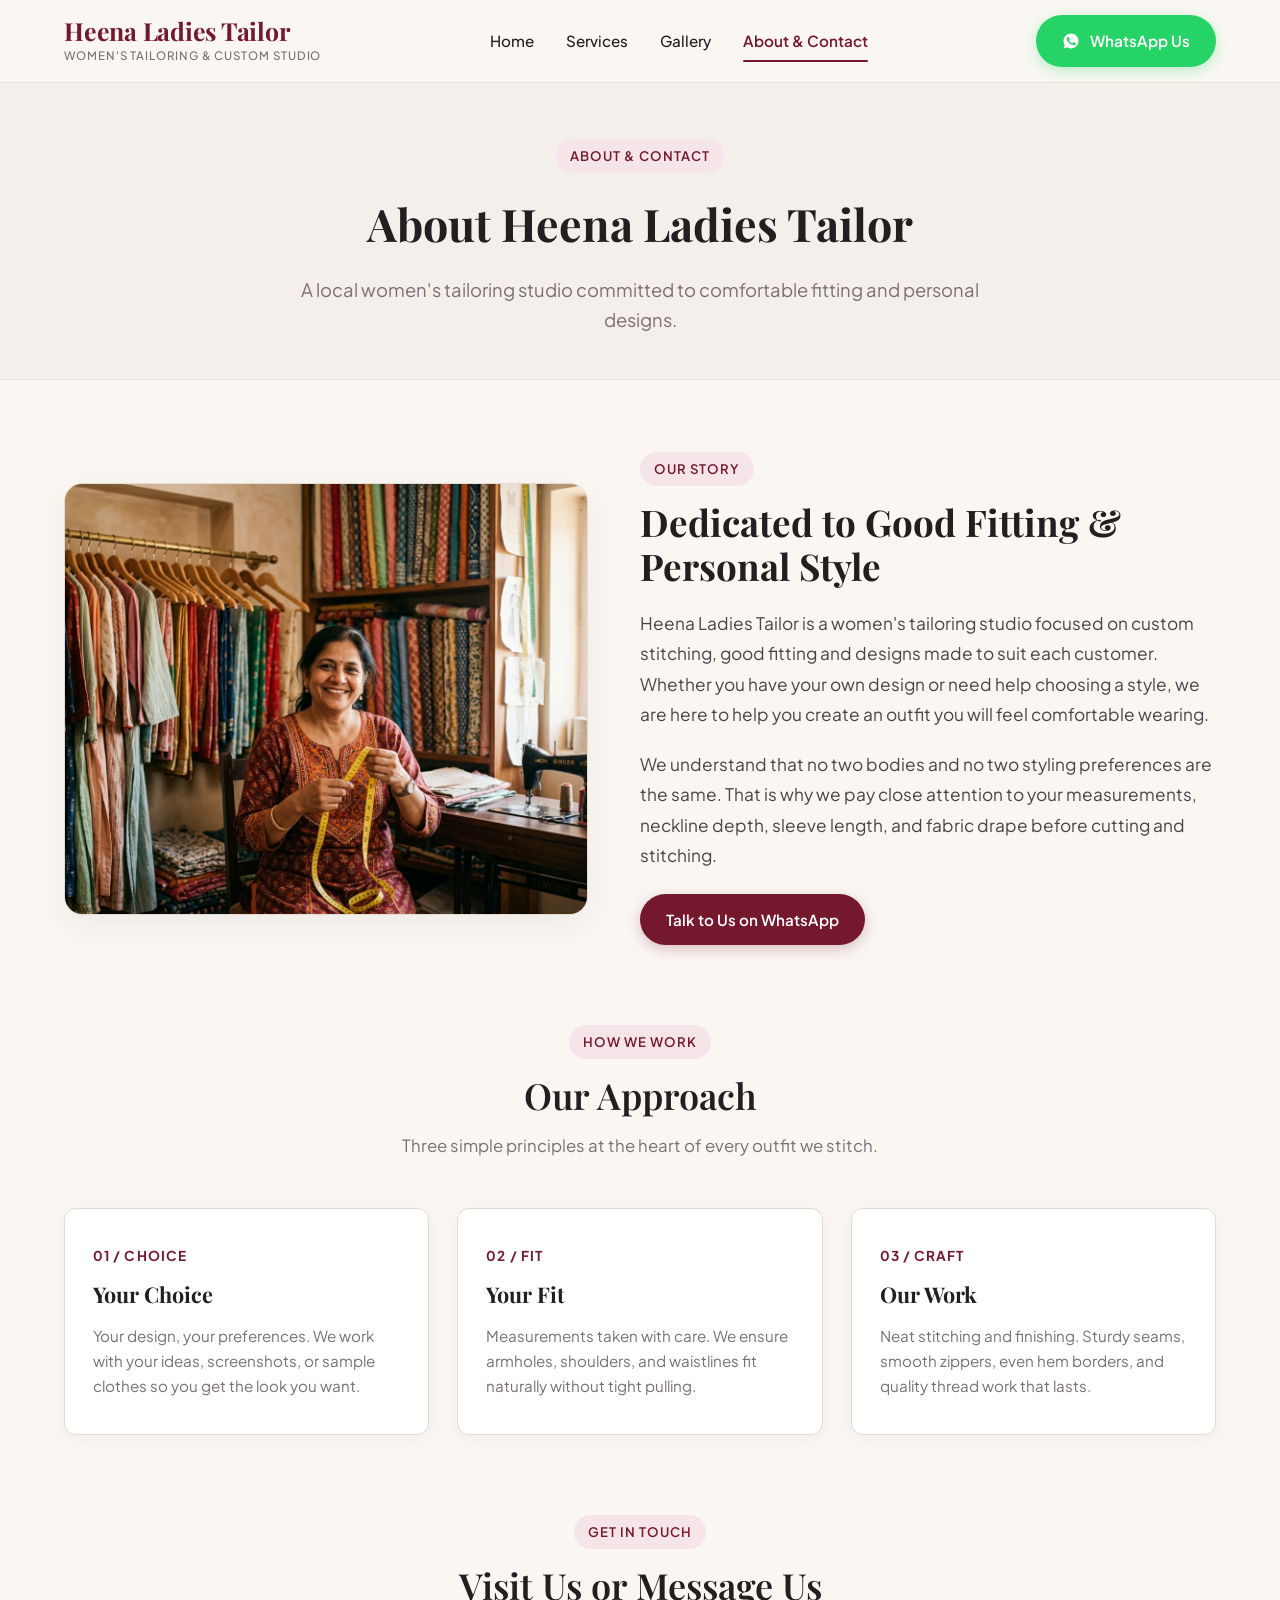
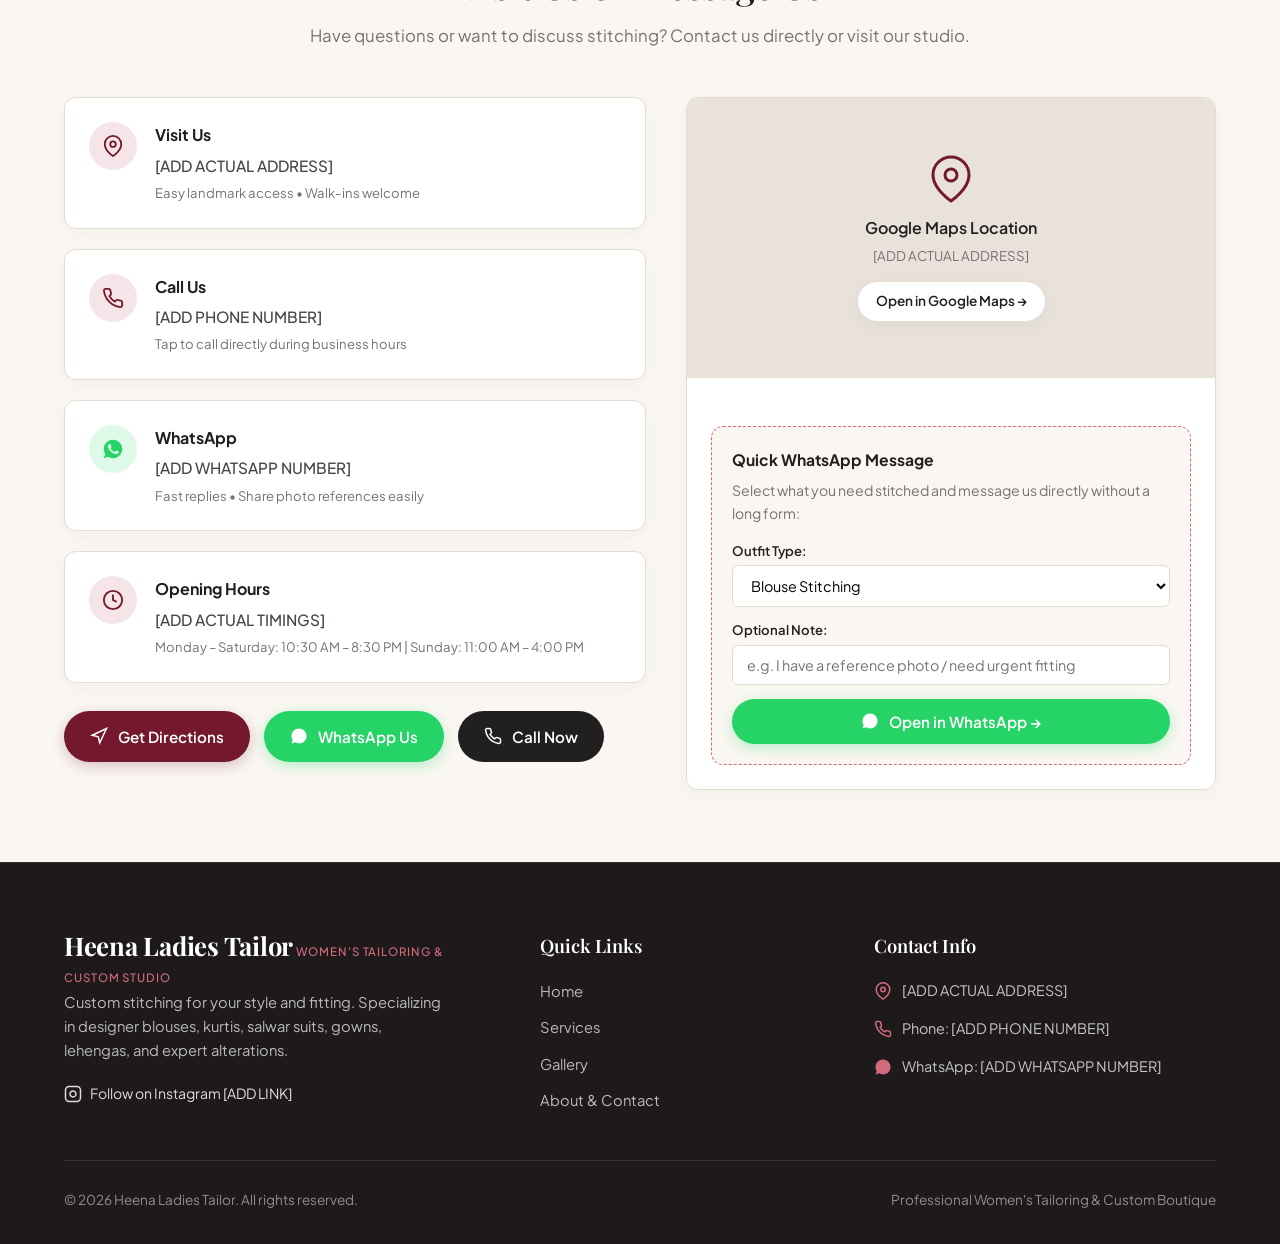
<file: about-contact.html>
<!DOCTYPE html>
<html lang="en">
<head>
  <meta charset="UTF-8">
  <meta name="viewport" content="width=device-width, initial-scale=1.0">
  <title>About &amp; Contact | Heena Ladies Tailor</title>
  <meta name="description" content="Learn about Heena Ladies Tailor and reach us easily on WhatsApp or phone. Visit our tailoring studio for custom women's stitching and fitting.">
  <link rel="stylesheet" href="assets/css/style.css">
</head>
<body>

  <!-- Site Header -->
  <header class="site-header">
    <div class="container header-container">
      <a href="index.html" class="brand-link">
        <span class="brand-name">Heena Ladies Tailor</span>
        <span class="brand-tagline">Women's Tailoring &amp; Custom Studio</span>
      </a>

      <!-- Desktop Navigation -->
      <nav class="nav-menu" aria-label="Main Navigation">
        <a href="index.html" class="nav-link">Home</a>
        <a href="services.html" class="nav-link">Services</a>
        <a href="gallery.html" class="nav-link">Gallery</a>
        <a href="about-contact.html" class="nav-link active">About &amp; Contact</a>
      </nav>

      <!-- Header Action -->
      <div class="header-actions">
        <a href="https://wa.me/919876543210" class="btn btn-whatsapp js-whatsapp-link" data-msg-type="default" target="_blank" rel="noopener noreferrer">
          <svg width="18" height="18" viewBox="0 0 24 24" fill="currentColor">
            <path d="M12.031 2C6.496 2 2 6.494 2 12.029c0 1.97.57 3.81 1.56 5.37L2 22l4.77-1.52A9.97 9.97 0 0 0 12.03 22c5.536 0 10.03-4.495 10.03-10.03C22.062 6.494 17.567 2 12.031 2zm5.72 14.19c-.24.68-1.2 1.25-1.92 1.34-.51.06-1.18.1-3.43-.83-2.88-1.19-4.73-4.13-4.88-4.32-.14-.2-1.17-1.56-1.17-2.98 0-1.42.74-2.12 1.01-2.41.26-.29.58-.36.78-.36.2 0 .39 0 .56.01.18.01.42-.07.65.49.24.58.82 2 .89 2.15.07.15.12.33.02.53-.1.2-.15.32-.3.5-.15.17-.31.39-.45.52-.15.15-.31.31-.13.62.18.31.79 1.3 1.7 2.11 1.17 1.04 2.15 1.36 2.46 1.51.31.15.49.13.67-.08.18-.21.78-.91.99-1.22.21-.31.42-.26.7-.15.28.1 1.78.84 2.09.99.31.15.52.23.6.36.08.13.08.76-.16 1.44z"/>
          </svg>
          WhatsApp Us
        </a>

        <button class="mobile-menu-btn" aria-label="Toggle navigation menu" aria-expanded="false">
          <span></span>
          <span></span>
          <span></span>
        </button>
      </div>
    </div>

    <!-- Mobile Drawer Menu -->
    <div class="mobile-nav-drawer">
      <div class="mobile-nav-links">
        <a href="index.html">Home</a>
        <a href="services.html">Services</a>
        <a href="gallery.html">Gallery</a>
        <a href="about-contact.html" class="active">About &amp; Contact</a>
      </div>
      <a href="https://wa.me/919876543210" class="btn btn-whatsapp js-whatsapp-link" style="width: 100%;" target="_blank" rel="noopener noreferrer">
        <svg width="18" height="18" viewBox="0 0 24 24" fill="currentColor">
          <path d="M12.031 2C6.496 2 2 6.494 2 12.029c0 1.97.57 3.81 1.56 5.37L2 22l4.77-1.52A9.97 9.97 0 0 0 12.03 22c5.536 0 10.03-4.495 10.03-10.03C22.062 6.494 17.567 2 12.031 2z"/>
        </svg>
        WhatsApp Us
      </a>
    </div>
  </header>

  <!-- Page Hero -->
  <section class="page-hero">
    <div class="container">
      <span class="section-tag">About &amp; Contact</span>
      <h1 class="page-hero-title">About Heena Ladies Tailor</h1>
      <p class="page-hero-desc">A local women's tailoring studio committed to comfortable fitting and personal designs.</p>
    </div>
  </section>

  <!-- About Section -->
  <section class="about-contact-section">
    <div class="container">
      <div class="about-grid">
        <div class="about-image-wrap">
          <img src="assets/images/boutique-about.jpg" alt="Heena Ladies Tailor Studio Craft" loading="eager">
        </div>

        <div class="about-story">
          <span class="section-tag">Our Story</span>
          <h2>Dedicated to Good Fitting &amp; Personal Style</h2>
          <p>
            Heena Ladies Tailor is a women's tailoring studio focused on custom stitching, good fitting and designs made to suit each customer. Whether you have your own design or need help choosing a style, we are here to help you create an outfit you will feel comfortable wearing.
          </p>
          <p>
            We understand that no two bodies and no two styling preferences are the same. That is why we pay close attention to your measurements, neckline depth, sleeve length, and fabric drape before cutting and stitching.
          </p>
          <div style="margin-top: 24px;">
            <a href="https://wa.me/919876543210" class="btn btn-primary js-whatsapp-link" data-msg-type="design" target="_blank" rel="noopener noreferrer">
              Talk to Us on WhatsApp
            </a>
          </div>
        </div>
      </div>

      <!-- Our Approach -->
      <div class="approach-section">
        <div class="section-header">
          <span class="section-tag">How We Work</span>
          <h2 class="section-title">Our Approach</h2>
          <p class="section-desc">Three simple principles at the heart of every outfit we stitch.</p>
        </div>

        <div class="approach-grid">
          <div class="approach-card">
            <div class="approach-num">01 / Choice</div>
            <h3>Your Choice</h3>
            <p>Your design, your preferences. We work with your ideas, screenshots, or sample clothes so you get the look you want.</p>
          </div>

          <div class="approach-card">
            <div class="approach-num">02 / Fit</div>
            <h3>Your Fit</h3>
            <p>Measurements taken with care. We ensure armholes, shoulders, and waistlines fit naturally without tight pulling.</p>
          </div>

          <div class="approach-card">
            <div class="approach-num">03 / Craft</div>
            <h3>Our Work</h3>
            <p>Neat stitching and finishing. Sturdy seams, smooth zippers, even hem borders, and quality thread work that lasts.</p>
          </div>
        </div>
      </div>

      <!-- Contact Section -->
      <div id="contact-info">
        <div class="section-header">
          <span class="section-tag">Get in Touch</span>
          <h2 class="section-title">Visit Us or Message Us</h2>
          <p class="section-desc">Have questions or want to discuss stitching? Contact us directly or visit our studio.</p>
        </div>

        <div class="contact-layout">
          <!-- Contact Cards -->
          <div class="contact-info-cards">
            <!-- Address Card -->
            <div class="contact-item-card">
              <div class="contact-item-icon">
                <svg width="22" height="22" viewBox="0 0 24 24" fill="none" stroke="currentColor" stroke-width="2">
                  <path d="M21 10c0 7-9 13-9 13s-9-6-9-13a9 9 0 0 1 18 0z"></path>
                  <circle cx="12" cy="10" r="3"></circle>
                </svg>
              </div>
              <div class="contact-item-body">
                <h4>Visit Us</h4>
                <div class="contact-item-val js-config-address">[ADD ACTUAL ADDRESS]</div>
                <div class="contact-item-sub">Easy landmark access &bull; Walk-ins welcome</div>
              </div>
            </div>

            <!-- Phone Card -->
            <div class="contact-item-card">
              <div class="contact-item-icon">
                <svg width="22" height="22" viewBox="0 0 24 24" fill="none" stroke="currentColor" stroke-width="2">
                  <path d="M22 16.92v3a2 2 0 0 1-2.18 2 19.79 19.79 0 0 1-8.63-3.07 19.5 19.5 0 0 1-6-6 19.79 19.79 0 0 1-3.07-8.67A2 2 0 0 1 4.11 2h3a2 2 0 0 1 2 1.72 12.84 12.84 0 0 0 .7 2.81 2 2 0 0 1-.45 2.11L8.09 9.91a16 16 0 0 0 6 6l1.27-1.27a2 2 0 0 1 2.11-.45 12.84 12.84 0 0 0 2.81.7A2 2 0 0 1 22 16.92z"></path>
                </svg>
              </div>
              <div class="contact-item-body">
                <h4>Call Us</h4>
                <div class="contact-item-val">
                  <a href="tel:+919876543210" class="js-phone-link js-config-phone">[ADD PHONE NUMBER]</a>
                </div>
                <div class="contact-item-sub">Tap to call directly during business hours</div>
              </div>
            </div>

            <!-- WhatsApp Card -->
            <div class="contact-item-card">
              <div class="contact-item-icon" style="background: rgba(37, 211, 102, 0.15); color: #25D366;">
                <svg width="22" height="22" viewBox="0 0 24 24" fill="currentColor">
                  <path d="M12.031 2C6.496 2 2 6.494 2 12.029c0 1.97.57 3.81 1.56 5.37L2 22l4.77-1.52A9.97 9.97 0 0 0 12.03 22c5.536 0 10.03-4.495 10.03-10.03C22.062 6.494 17.567 2 12.031 2zm5.72 14.19c-.24.68-1.2 1.25-1.92 1.34-.51.06-1.18.1-3.43-.83-2.88-1.19-4.73-4.13-4.88-4.32-.14-.2-1.17-1.56-1.17-2.98 0-1.42.74-2.12 1.01-2.41.26-.29.58-.36.78-.36.2 0 .39 0 .56.01.18.01.42-.07.65.49.24.58.82 2 .89 2.15.07.15.12.33.02.53-.1.2-.15.32-.3.5-.15.17-.31.39-.45.52-.15.15-.31.31-.13.62.18.31.79 1.3 1.7 2.11 1.17 1.04 2.15 1.36 2.46 1.51.31.15.49.13.67-.08.18-.21.78-.91.99-1.22.21-.31.42-.26.7-.15.28.1 1.78.84 2.09.99.31.15.52.23.6.36.08.13.08.76-.16 1.44z"/>
                </svg>
              </div>
              <div class="contact-item-body">
                <h4>WhatsApp</h4>
                <div class="contact-item-val">
                  <a href="https://wa.me/919876543210" class="js-whatsapp-link js-config-whatsapp" target="_blank" rel="noopener noreferrer">[ADD WHATSAPP NUMBER]</a>
                </div>
                <div class="contact-item-sub">Fast replies &bull; Share photo references easily</div>
              </div>
            </div>

            <!-- Opening Hours Card -->
            <div class="contact-item-card">
              <div class="contact-item-icon">
                <svg width="22" height="22" viewBox="0 0 24 24" fill="none" stroke="currentColor" stroke-width="2">
                  <circle cx="12" cy="12" r="10"></circle>
                  <polyline points="12 6 12 12 16 14"></polyline>
                </svg>
              </div>
              <div class="contact-item-body">
                <h4>Opening Hours</h4>
                <div class="contact-item-val js-config-timings">[ADD ACTUAL TIMINGS]</div>
                <div class="contact-item-sub">Monday &ndash; Saturday: 10:30 AM &ndash; 8:30 PM | Sunday: 11:00 AM &ndash; 4:00 PM</div>
              </div>
            </div>

            <!-- Fast Action Row -->
            <div class="contact-actions-bar">
              <a href="https://maps.google.com/?q=[ADD+SHOP+LOCATION+HERE]" class="btn btn-primary js-map-link" target="_blank" rel="noopener noreferrer">
                <svg width="18" height="18" viewBox="0 0 24 24" fill="none" stroke="currentColor" stroke-width="2">
                  <polygon points="3 11 22 2 13 21 11 13 3 11"></polygon>
                </svg>
                Get Directions
              </a>
              <a href="https://wa.me/919876543210" class="btn btn-whatsapp js-whatsapp-link" data-msg-type="default" target="_blank" rel="noopener noreferrer">
                <svg width="18" height="18" viewBox="0 0 24 24" fill="currentColor">
                  <path d="M12.031 2C6.496 2 2 6.494 2 12.029c0 1.97.57 3.81 1.56 5.37L2 22l4.77-1.52A9.97 9.97 0 0 0 12.03 22c5.536 0 10.03-4.495 10.03-10.03C22.062 6.494 17.567 2 12.031 2z"/>
                </svg>
                WhatsApp Us
              </a>
              <a href="tel:+919876543210" class="btn btn-call js-phone-link">
                <svg width="18" height="18" viewBox="0 0 24 24" fill="none" stroke="currentColor" stroke-width="2">
                  <path d="M22 16.92v3a2 2 0 0 1-2.18 2 19.79 19.79 0 0 1-8.63-3.07 19.5 19.5 0 0 1-6-6 19.79 19.79 0 0 1-3.07-8.67A2 2 0 0 1 4.11 2h3a2 2 0 0 1 2 1.72 12.84 12.84 0 0 0 .7 2.81 2 2 0 0 1-.45 2.11L8.09 9.91a16 16 0 0 0 6 6l1.27-1.27a2 2 0 0 1 2.11-.45 12.84 12.84 0 0 0 2.81.7A2 2 0 0 1 22 16.92z"></path>
                </svg>
                Call Now
              </a>
            </div>
          </div>

          <!-- Map & Fast WhatsApp Helper -->
          <div>
            <div class="map-card">
              <div class="map-placeholder-box">
                <svg width="48" height="48" viewBox="0 0 24 24" fill="none" stroke="currentColor" stroke-width="1.5">
                  <path d="M21 10c0 7-9 13-9 13s-9-6-9-13a9 9 0 0 1 18 0z"></path>
                  <circle cx="12" cy="10" r="3"></circle>
                </svg>
                <p>Google Maps Location</p>
                <small class="js-config-address">[ADD ACTUAL ADDRESS]</small>
                <div style="margin-top: 14px;">
                  <a href="https://maps.google.com/?q=[ADD+SHOP+LOCATION+HERE]" class="btn btn-secondary js-map-link" style="padding: 8px 18px; font-size: 0.85rem;" target="_blank" rel="noopener noreferrer">
                    Open in Google Maps &rarr;
                  </a>
                </div>
              </div>

              <div class="map-card-footer">
                <div class="quick-inquire-box">
                  <h4>Quick WhatsApp Message</h4>
                  <p>Select what you need stitched and message us directly without a long form:</p>

                  <form id="quickInquireForm">
                    <div style="margin-bottom: 12px;">
                      <label for="outfitType" style="display: block; font-size: 0.82rem; font-weight: 600; margin-bottom: 4px; color: var(--text-dark);">Outfit Type:</label>
                      <select id="outfitType" style="width: 100%; padding: 10px 14px; border: 1px solid var(--border-card); border-radius: var(--radius-sm); font-family: inherit; font-size: 0.9rem; background: #FFF;">
                        <option value="Blouse Stitching">Blouse Stitching</option>
                        <option value="Kurti Stitching">Kurti Stitching</option>
                        <option value="Salwar Suit Stitching">Salwar Suit Stitching</option>
                        <option value="Dress / Gown Stitching">Dress / Gown Stitching</option>
                        <option value="Lehenga Stitching">Lehenga Stitching</option>
                        <option value="Alteration Work">Alteration Work</option>
                        <option value="Custom Design Reference">Custom Design Discussion</option>
                      </select>
                    </div>

                    <div style="margin-bottom: 14px;">
                      <label for="customerNote" style="display: block; font-size: 0.82rem; font-weight: 600; margin-bottom: 4px; color: var(--text-dark);">Optional Note:</label>
                      <input type="text" id="customerNote" placeholder="e.g. I have a reference photo / need urgent fitting" style="width: 100%; padding: 10px 14px; border: 1px solid var(--border-card); border-radius: var(--radius-sm); font-family: inherit; font-size: 0.9rem;">
                    </div>

                    <button type="submit" class="btn btn-whatsapp" style="width: 100%;">
                      <svg width="18" height="18" viewBox="0 0 24 24" fill="currentColor">
                        <path d="M12.031 2C6.496 2 2 6.494 2 12.029c0 1.97.57 3.81 1.56 5.37L2 22l4.77-1.52A9.97 9.97 0 0 0 12.03 22c5.536 0 10.03-4.495 10.03-10.03C22.062 6.494 17.567 2 12.031 2z"/>
                      </svg>
                      Open in WhatsApp &rarr;
                    </button>
                  </form>
                </div>
              </div>
            </div>
          </div>
        </div>
      </div>
    </div>
  </section>

  <!-- Site Footer -->
  <footer class="site-footer">
    <div class="container">
      <div class="footer-grid">
        <div class="footer-brand">
          <span class="brand-name">Heena Ladies Tailor</span>
          <span class="brand-tagline">Women's Tailoring &amp; Custom Studio</span>
          <p class="footer-desc">Custom stitching for your style and fitting. Specializing in designer blouses, kurtis, salwar suits, gowns, lehengas, and expert alterations.</p>
          <a href="#" class="footer-social-link js-instagram-link" target="_blank" rel="noopener noreferrer">
            <svg width="18" height="18" viewBox="0 0 24 24" fill="none" stroke="currentColor" stroke-width="2">
              <rect x="2" y="2" width="20" height="20" rx="5" ry="5"></rect>
              <path d="M16 11.37A4 4 0 1 1 12.63 8 4 4 0 0 1 16 11.37z"></path>
              <line x1="17.5" y1="6.5" x2="17.51" y2="6.5"></line>
            </svg>
            Follow on Instagram [ADD LINK]
          </a>
        </div>

        <div>
          <h4 class="footer-heading">Quick Links</h4>
          <div class="footer-links">
            <a href="index.html">Home</a>
            <a href="services.html">Services</a>
            <a href="gallery.html">Gallery</a>
            <a href="about-contact.html">About &amp; Contact</a>
          </div>
        </div>

        <div>
          <h4 class="footer-heading">Contact Info</h4>
          <div class="footer-contact-list">
            <div class="footer-contact-item">
              <svg width="18" height="18" viewBox="0 0 24 24" fill="none" stroke="currentColor" stroke-width="2">
                <path d="M21 10c0 7-9 13-9 13s-9-6-9-13a9 9 0 0 1 18 0z"></path>
                <circle cx="12" cy="10" r="3"></circle>
              </svg>
              <span class="js-config-address">[ADD ACTUAL ADDRESS]</span>
            </div>
            <div class="footer-contact-item">
              <svg width="18" height="18" viewBox="0 0 24 24" fill="none" stroke="currentColor" stroke-width="2">
                <path d="M22 16.92v3a2 2 0 0 1-2.18 2 19.79 19.79 0 0 1-8.63-3.07 19.5 19.5 0 0 1-6-6 19.79 19.79 0 0 1-3.07-8.67A2 2 0 0 1 4.11 2h3a2 2 0 0 1 2 1.72 12.84 12.84 0 0 0 .7 2.81 2 2 0 0 1-.45 2.11L8.09 9.91a16 16 0 0 0 6 6l1.27-1.27a2 2 0 0 1 2.11-.45 12.84 12.84 0 0 0 2.81.7A2 2 0 0 1 22 16.92z"></path>
              </svg>
              <span>Phone: <a href="tel:+919876543210" class="js-phone-link js-config-phone">[ADD PHONE NUMBER]</a></span>
            </div>
            <div class="footer-contact-item">
              <svg width="18" height="18" viewBox="0 0 24 24" fill="currentColor">
                <path d="M12.031 2C6.496 2 2 6.494 2 12.029c0 1.97.57 3.81 1.56 5.37L2 22l4.77-1.52A9.97 9.97 0 0 0 12.03 22c5.536 0 10.03-4.495 10.03-10.03C22.062 6.494 17.567 2 12.031 2z"/>
              </svg>
              <span>WhatsApp: <a href="https://wa.me/919876543210" class="js-whatsapp-link js-config-whatsapp" target="_blank" rel="noopener noreferrer">[ADD WHATSAPP NUMBER]</a></span>
            </div>
          </div>
        </div>
      </div>

      <div class="footer-bottom">
        <div>&copy; 2026 Heena Ladies Tailor. All rights reserved.</div>
        <div>Professional Women's Tailoring &amp; Custom Boutique</div>
      </div>
    </div>
  </footer>

  <!-- Mobile Sticky Bottom CTA Bar -->
  <div class="mobile-sticky-bar">
    <div class="mobile-sticky-inner">
      <a href="https://wa.me/919876543210" class="mobile-sticky-btn whatsapp js-whatsapp-link" data-msg-type="default" target="_blank" rel="noopener noreferrer">
        <svg width="18" height="18" viewBox="0 0 24 24" fill="currentColor">
          <path d="M12.031 2C6.496 2 2 6.494 2 12.029c0 1.97.57 3.81 1.56 5.37L2 22l4.77-1.52A9.97 9.97 0 0 0 12.03 22c5.536 0 10.03-4.495 10.03-10.03C22.062 6.494 17.567 2 12.031 2z"/>
        </svg>
        WhatsApp
      </a>
      <a href="tel:+919876543210" class="mobile-sticky-btn call js-phone-link">
        <svg width="18" height="18" viewBox="0 0 24 24" fill="none" stroke="currentColor" stroke-width="2">
          <path d="M22 16.92v3a2 2 0 0 1-2.18 2 19.79 19.79 0 0 1-8.63-3.07 19.5 19.5 0 0 1-6-6 19.79 19.79 0 0 1-3.07-8.67A2 2 0 0 1 4.11 2h3a2 2 0 0 1 2 1.72 12.84 12.84 0 0 0 .7 2.81 2 2 0 0 1-.45 2.11L8.09 9.91a16 16 0 0 0 6 6l1.27-1.27a2 2 0 0 1 2.11-.45 12.84 12.84 0 0 0 2.81.7A2 2 0 0 1 22 16.92z"></path>
        </svg>
        Call
      </a>
    </div>
  </div>

  <script src="assets/js/config.js"></script>
  <script src="assets/js/main.js"></script>
</body>
</html>
</file>
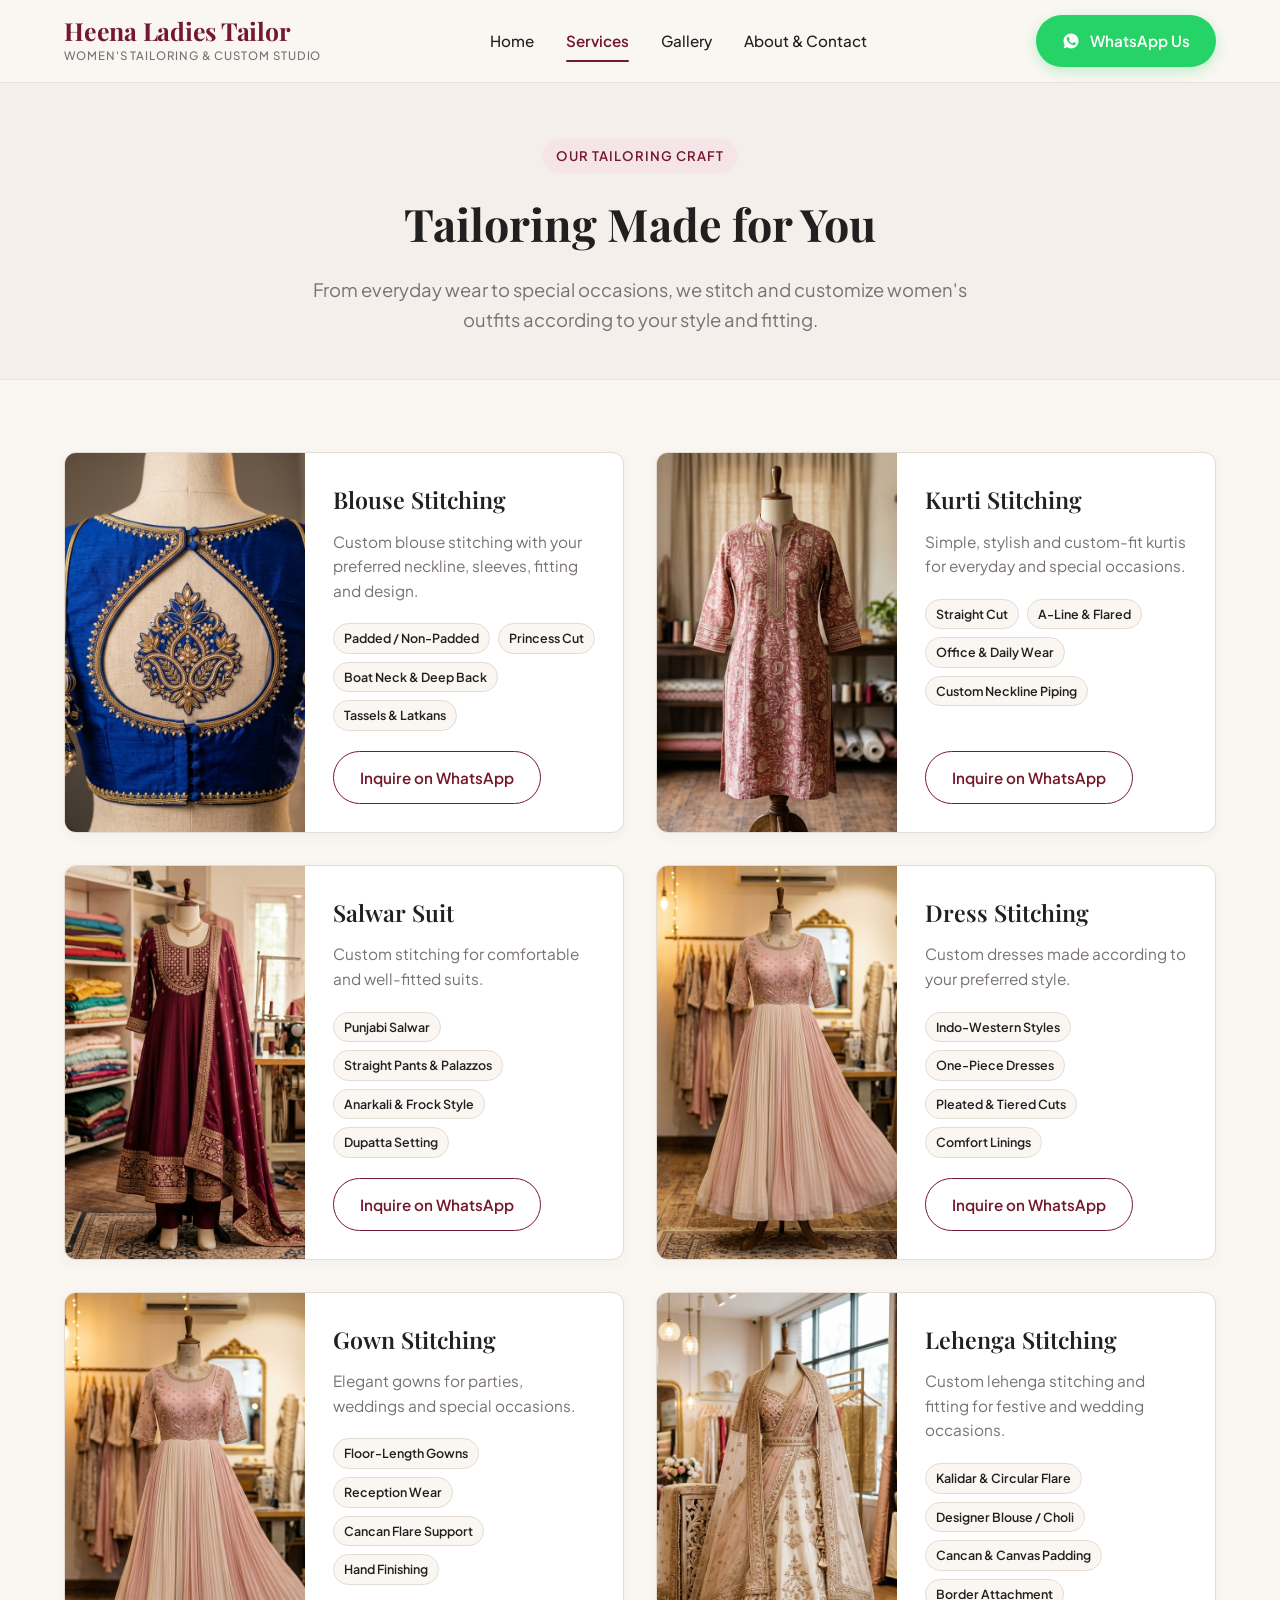
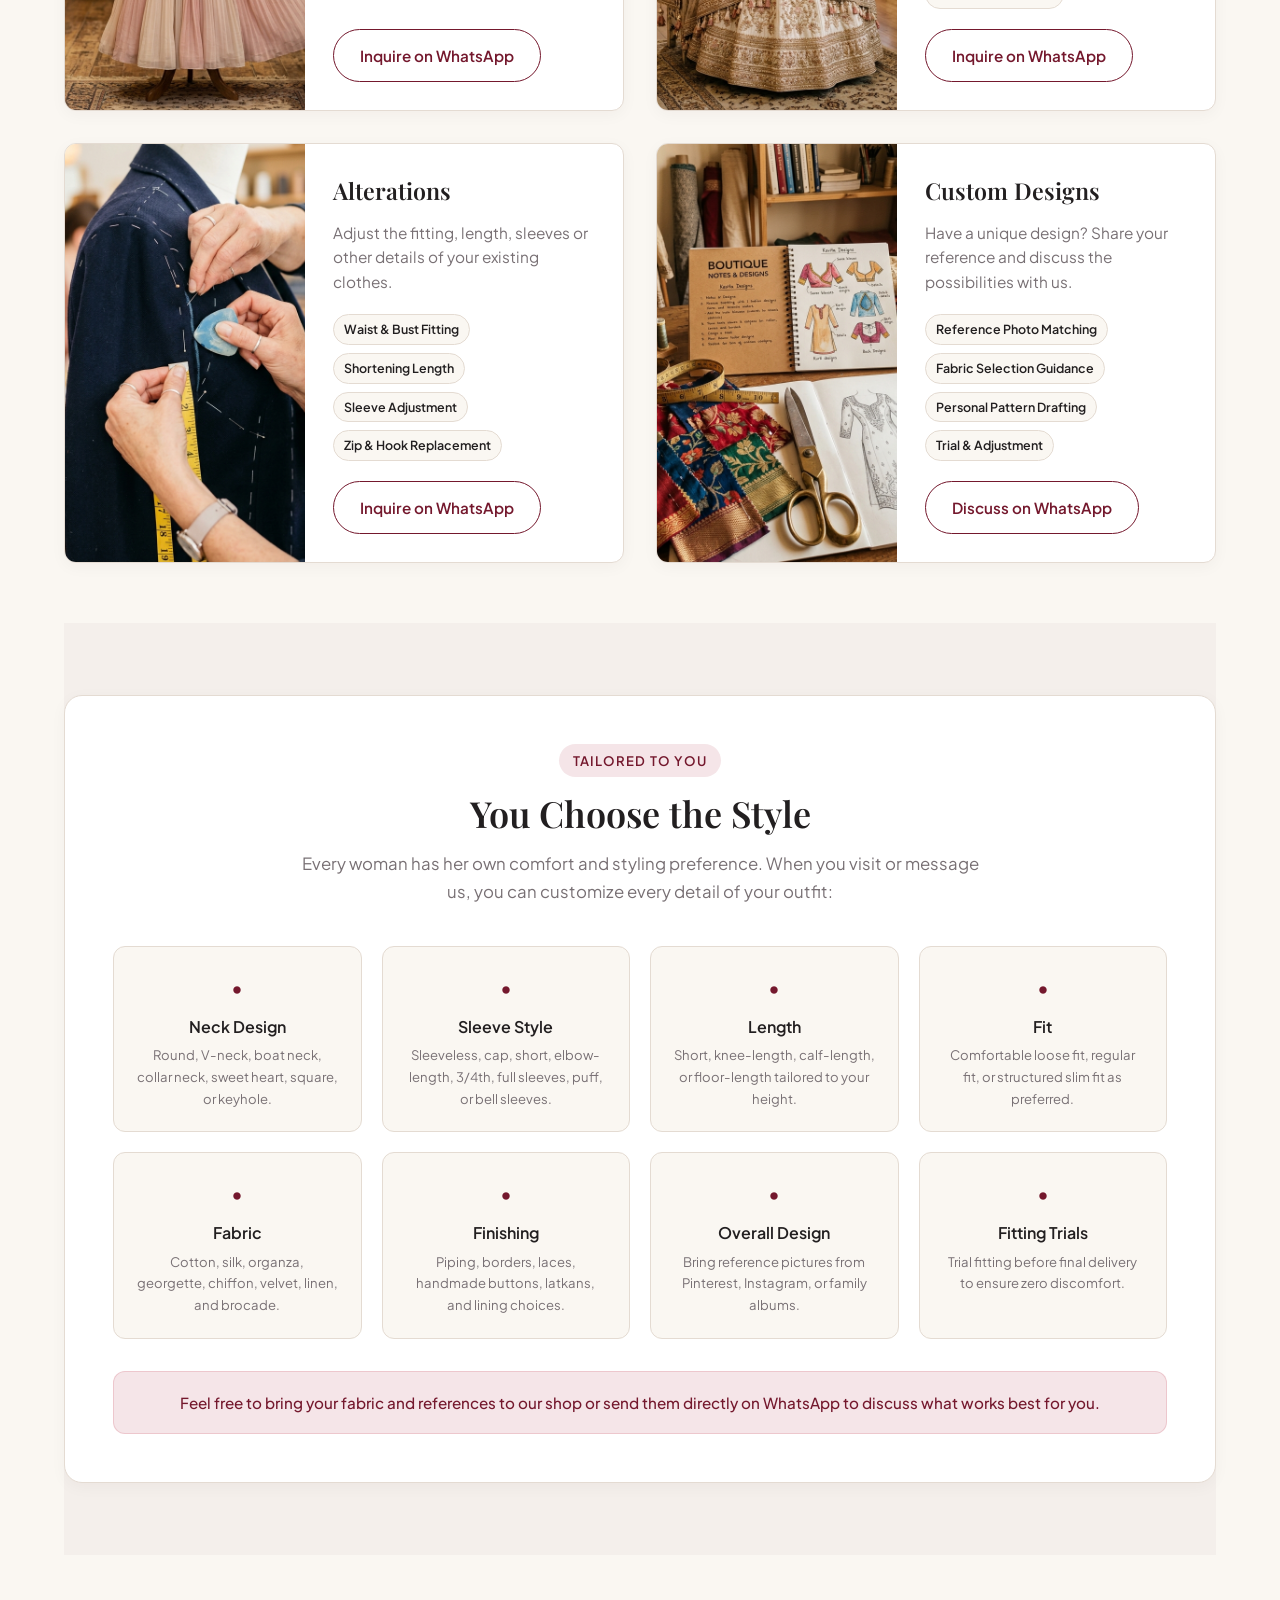
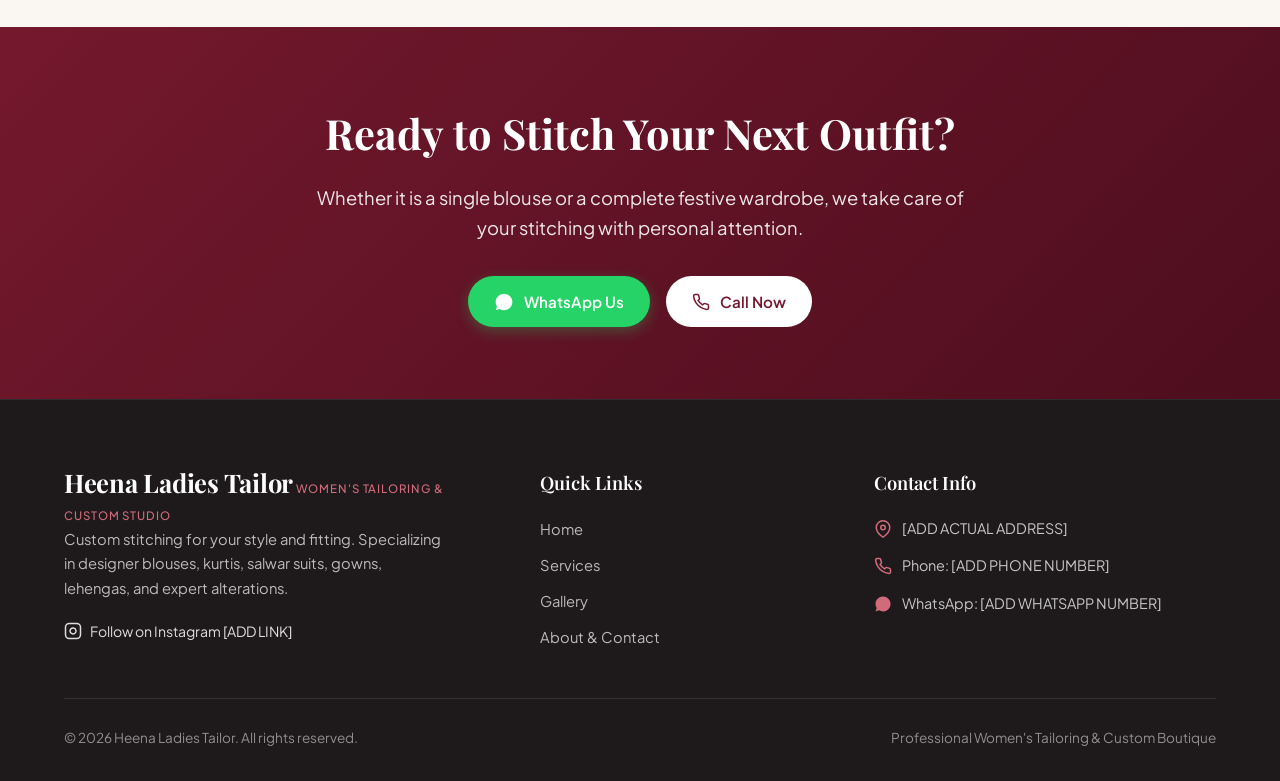
<file: services.html>
<!DOCTYPE html>
<html lang="en">
<head>
  <meta charset="UTF-8">
  <meta name="viewport" content="width=device-width, initial-scale=1.0">
  <title>Tailoring Services | Heena Ladies Tailor</title>
  <meta name="description" content="Explore custom tailoring services at Heena Ladies Tailor: blouses, kurtis, salwar suits, dresses, gowns, lehengas, and neat fitting alterations.">
  <link rel="stylesheet" href="assets/css/style.css">
</head>
<body>

  <!-- Site Header -->
  <header class="site-header">
    <div class="container header-container">
      <a href="index.html" class="brand-link">
        <span class="brand-name">Heena Ladies Tailor</span>
        <span class="brand-tagline">Women's Tailoring &amp; Custom Studio</span>
      </a>

      <!-- Desktop Navigation -->
      <nav class="nav-menu" aria-label="Main Navigation">
        <a href="index.html" class="nav-link">Home</a>
        <a href="services.html" class="nav-link active">Services</a>
        <a href="gallery.html" class="nav-link">Gallery</a>
        <a href="about-contact.html" class="nav-link">About &amp; Contact</a>
      </nav>

      <!-- Header Action -->
      <div class="header-actions">
        <a href="https://wa.me/919876543210" class="btn btn-whatsapp js-whatsapp-link" data-msg-type="default" target="_blank" rel="noopener noreferrer">
          <svg width="18" height="18" viewBox="0 0 24 24" fill="currentColor">
            <path d="M12.031 2C6.496 2 2 6.494 2 12.029c0 1.97.57 3.81 1.56 5.37L2 22l4.77-1.52A9.97 9.97 0 0 0 12.03 22c5.536 0 10.03-4.495 10.03-10.03C22.062 6.494 17.567 2 12.031 2zm5.72 14.19c-.24.68-1.2 1.25-1.92 1.34-.51.06-1.18.1-3.43-.83-2.88-1.19-4.73-4.13-4.88-4.32-.14-.2-1.17-1.56-1.17-2.98 0-1.42.74-2.12 1.01-2.41.26-.29.58-.36.78-.36.2 0 .39 0 .56.01.18.01.42-.07.65.49.24.58.82 2 .89 2.15.07.15.12.33.02.53-.1.2-.15.32-.3.5-.15.17-.31.39-.45.52-.15.15-.31.31-.13.62.18.31.79 1.3 1.7 2.11 1.17 1.04 2.15 1.36 2.46 1.51.31.15.49.13.67-.08.18-.21.78-.91.99-1.22.21-.31.42-.26.7-.15.28.1 1.78.84 2.09.99.31.15.52.23.6.36.08.13.08.76-.16 1.44z"/>
          </svg>
          WhatsApp Us
        </a>

        <button class="mobile-menu-btn" aria-label="Toggle navigation menu" aria-expanded="false">
          <span></span>
          <span></span>
          <span></span>
        </button>
      </div>
    </div>

    <!-- Mobile Drawer Menu -->
    <div class="mobile-nav-drawer">
      <div class="mobile-nav-links">
        <a href="index.html">Home</a>
        <a href="services.html" class="active">Services</a>
        <a href="gallery.html">Gallery</a>
        <a href="about-contact.html">About &amp; Contact</a>
      </div>
      <a href="https://wa.me/919876543210" class="btn btn-whatsapp js-whatsapp-link" style="width: 100%;" target="_blank" rel="noopener noreferrer">
        <svg width="18" height="18" viewBox="0 0 24 24" fill="currentColor">
          <path d="M12.031 2C6.496 2 2 6.494 2 12.029c0 1.97.57 3.81 1.56 5.37L2 22l4.77-1.52A9.97 9.97 0 0 0 12.03 22c5.536 0 10.03-4.495 10.03-10.03C22.062 6.494 17.567 2 12.031 2z"/>
        </svg>
        WhatsApp Us
      </a>
    </div>
  </header>

  <!-- Page Hero -->
  <section class="page-hero">
    <div class="container">
      <span class="section-tag">Our Tailoring Craft</span>
      <h1 class="page-hero-title">Tailoring Made for You</h1>
      <p class="page-hero-desc">From everyday wear to special occasions, we stitch and customize women's outfits according to your style and fitting.</p>
    </div>
  </section>

  <!-- Main Services Catalog -->
  <section class="services-catalog">
    <div class="container">
      <div class="catalog-grid">
        <!-- 1. Blouse Stitching -->
        <div class="catalog-item" id="blouse">
          <div class="catalog-item-media">
            <img src="assets/images/blouse-service.jpg" alt="Blouse Stitching" loading="lazy">
          </div>
          <div class="catalog-item-content">
            <div>
              <h2 class="catalog-item-title">Blouse Stitching</h2>
              <p class="catalog-item-desc">Custom blouse stitching with your preferred neckline, sleeves, fitting and design.</p>
              <div class="catalog-item-features">
                <span class="catalog-feature-pill">Padded / Non-Padded</span>
                <span class="catalog-feature-pill">Princess Cut</span>
                <span class="catalog-feature-pill">Boat Neck &amp; Deep Back</span>
                <span class="catalog-feature-pill">Tassels &amp; Latkans</span>
              </div>
            </div>
            <div>
              <a href="https://wa.me/919876543210" class="btn btn-outline-wine js-whatsapp-link" data-custom-msg="Hi, I would like to inquire about blouse stitching and fitting." target="_blank" rel="noopener noreferrer">
                Inquire on WhatsApp
              </a>
            </div>
          </div>
        </div>

        <!-- 2. Kurti Stitching -->
        <div class="catalog-item" id="kurti">
          <div class="catalog-item-media">
            <img src="assets/images/kurti-service.jpg" alt="Kurti Stitching" loading="lazy">
          </div>
          <div class="catalog-item-content">
            <div>
              <h2 class="catalog-item-title">Kurti Stitching</h2>
              <p class="catalog-item-desc">Simple, stylish and custom-fit kurtis for everyday and special occasions.</p>
              <div class="catalog-item-features">
                <span class="catalog-feature-pill">Straight Cut</span>
                <span class="catalog-feature-pill">A-Line &amp; Flared</span>
                <span class="catalog-feature-pill">Office &amp; Daily Wear</span>
                <span class="catalog-feature-pill">Custom Neckline Piping</span>
              </div>
            </div>
            <div>
              <a href="https://wa.me/919876543210" class="btn btn-outline-wine js-whatsapp-link" data-custom-msg="Hi, I would like to inquire about kurti stitching." target="_blank" rel="noopener noreferrer">
                Inquire on WhatsApp
              </a>
            </div>
          </div>
        </div>

        <!-- 3. Salwar Suit -->
        <div class="catalog-item" id="suit">
          <div class="catalog-item-media">
            <img src="assets/images/salwar-suit-service.jpg" alt="Salwar Suit Stitching" loading="lazy">
          </div>
          <div class="catalog-item-content">
            <div>
              <h2 class="catalog-item-title">Salwar Suit</h2>
              <p class="catalog-item-desc">Custom stitching for comfortable and well-fitted suits.</p>
              <div class="catalog-item-features">
                <span class="catalog-feature-pill">Punjabi Salwar</span>
                <span class="catalog-feature-pill">Straight Pants &amp; Palazzos</span>
                <span class="catalog-feature-pill">Anarkali &amp; Frock Style</span>
                <span class="catalog-feature-pill">Dupatta Setting</span>
              </div>
            </div>
            <div>
              <a href="https://wa.me/919876543210" class="btn btn-outline-wine js-whatsapp-link" data-custom-msg="Hi, I would like to inquire about salwar suit stitching." target="_blank" rel="noopener noreferrer">
                Inquire on WhatsApp
              </a>
            </div>
          </div>
        </div>

        <!-- 4. Dress Stitching -->
        <div class="catalog-item" id="dress">
          <div class="catalog-item-media">
            <img src="assets/images/dress-gown-service.jpg" alt="Dress Stitching" loading="lazy">
          </div>
          <div class="catalog-item-content">
            <div>
              <h2 class="catalog-item-title">Dress Stitching</h2>
              <p class="catalog-item-desc">Custom dresses made according to your preferred style.</p>
              <div class="catalog-item-features">
                <span class="catalog-feature-pill">Indo-Western Styles</span>
                <span class="catalog-feature-pill">One-Piece Dresses</span>
                <span class="catalog-feature-pill">Pleated &amp; Tiered Cuts</span>
                <span class="catalog-feature-pill">Comfort Linings</span>
              </div>
            </div>
            <div>
              <a href="https://wa.me/919876543210" class="btn btn-outline-wine js-whatsapp-link" data-custom-msg="Hi, I would like to inquire about dress stitching." target="_blank" rel="noopener noreferrer">
                Inquire on WhatsApp
              </a>
            </div>
          </div>
        </div>

        <!-- 5. Gown Stitching -->
        <div class="catalog-item" id="gown">
          <div class="catalog-item-media">
            <img src="assets/images/dress-gown-service.jpg" alt="Gown Stitching" loading="lazy">
          </div>
          <div class="catalog-item-content">
            <div>
              <h2 class="catalog-item-title">Gown Stitching</h2>
              <p class="catalog-item-desc">Elegant gowns for parties, weddings and special occasions.</p>
              <div class="catalog-item-features">
                <span class="catalog-feature-pill">Floor-Length Gowns</span>
                <span class="catalog-feature-pill">Reception Wear</span>
                <span class="catalog-feature-pill">Cancan Flare Support</span>
                <span class="catalog-feature-pill">Hand Finishing</span>
              </div>
            </div>
            <div>
              <a href="https://wa.me/919876543210" class="btn btn-outline-wine js-whatsapp-link" data-custom-msg="Hi, I would like to inquire about gown stitching." target="_blank" rel="noopener noreferrer">
                Inquire on WhatsApp
              </a>
            </div>
          </div>
        </div>

        <!-- 6. Lehenga Stitching -->
        <div class="catalog-item" id="lehenga">
          <div class="catalog-item-media">
            <img src="assets/images/lehenga-service.jpg" alt="Lehenga Stitching" loading="lazy">
          </div>
          <div class="catalog-item-content">
            <div>
              <h2 class="catalog-item-title">Lehenga Stitching</h2>
              <p class="catalog-item-desc">Custom lehenga stitching and fitting for festive and wedding occasions.</p>
              <div class="catalog-item-features">
                <span class="catalog-feature-pill">Kalidar &amp; Circular Flare</span>
                <span class="catalog-feature-pill">Designer Blouse / Choli</span>
                <span class="catalog-feature-pill">Cancan &amp; Canvas Padding</span>
                <span class="catalog-feature-pill">Border Attachment</span>
              </div>
            </div>
            <div>
              <a href="https://wa.me/919876543210" class="btn btn-outline-wine js-whatsapp-link" data-custom-msg="Hi, I would like to inquire about lehenga stitching." target="_blank" rel="noopener noreferrer">
                Inquire on WhatsApp
              </a>
            </div>
          </div>
        </div>

        <!-- 7. Alterations -->
        <div class="catalog-item" id="alterations">
          <div class="catalog-item-media">
            <img src="assets/images/alterations-service.jpg" alt="Alterations & Fitting" loading="lazy">
          </div>
          <div class="catalog-item-content">
            <div>
              <h2 class="catalog-item-title">Alterations</h2>
              <p class="catalog-item-desc">Adjust the fitting, length, sleeves or other details of your existing clothes.</p>
              <div class="catalog-item-features">
                <span class="catalog-feature-pill">Waist &amp; Bust Fitting</span>
                <span class="catalog-feature-pill">Shortening Length</span>
                <span class="catalog-feature-pill">Sleeve Adjustment</span>
                <span class="catalog-feature-pill">Zip &amp; Hook Replacement</span>
              </div>
            </div>
            <div>
              <a href="https://wa.me/919876543210" class="btn btn-outline-wine js-whatsapp-link" data-custom-msg="Hi, I need alteration work for my clothes." target="_blank" rel="noopener noreferrer">
                Inquire on WhatsApp
              </a>
            </div>
          </div>
        </div>

        <!-- 8. Custom Designs -->
        <div class="catalog-item" id="custom-design">
          <div class="catalog-item-media">
            <img src="assets/images/custom-design-service.jpg" alt="Custom Design Discussion" loading="lazy">
          </div>
          <div class="catalog-item-content">
            <div>
              <h2 class="catalog-item-title">Custom Designs</h2>
              <p class="catalog-item-desc">Have a unique design? Share your reference and discuss the possibilities with us.</p>
              <div class="catalog-item-features">
                <span class="catalog-feature-pill">Reference Photo Matching</span>
                <span class="catalog-feature-pill">Fabric Selection Guidance</span>
                <span class="catalog-feature-pill">Personal Pattern Drafting</span>
                <span class="catalog-feature-pill">Trial &amp; Adjustment</span>
              </div>
            </div>
            <div>
              <a href="https://wa.me/919876543210" class="btn btn-outline-wine js-whatsapp-link" data-custom-msg="Hi, I have a photo reference and would like to discuss a custom design." target="_blank" rel="noopener noreferrer">
                Discuss on WhatsApp
              </a>
            </div>
          </div>
        </div>
      </div>

      <!-- Customization Section -->
      <div class="customization-section">
        <div class="customization-box">
          <div class="customization-header">
            <span class="section-tag">Tailored to You</span>
            <h2 class="section-title">You Choose the Style</h2>
            <p class="section-desc">Every woman has her own comfort and styling preference. When you visit or message us, you can customize every detail of your outfit:</p>
          </div>

          <div class="customization-list">
            <div class="custom-option-card">
              <div class="custom-option-icon">&bull;</div>
              <h3 class="custom-option-title">Neck Design</h3>
              <p class="custom-option-desc">Round, V-neck, boat neck, collar neck, sweet heart, square, or keyhole.</p>
            </div>

            <div class="custom-option-card">
              <div class="custom-option-icon">&bull;</div>
              <h3 class="custom-option-title">Sleeve Style</h3>
              <p class="custom-option-desc">Sleeveless, cap, short, elbow-length, 3/4th, full sleeves, puff, or bell sleeves.</p>
            </div>

            <div class="custom-option-card">
              <div class="custom-option-icon">&bull;</div>
              <h3 class="custom-option-title">Length</h3>
              <p class="custom-option-desc">Short, knee-length, calf-length, or floor-length tailored to your height.</p>
            </div>

            <div class="custom-option-card">
              <div class="custom-option-icon">&bull;</div>
              <h3 class="custom-option-title">Fit</h3>
              <p class="custom-option-desc">Comfortable loose fit, regular fit, or structured slim fit as preferred.</p>
            </div>

            <div class="custom-option-card">
              <div class="custom-option-icon">&bull;</div>
              <h3 class="custom-option-title">Fabric</h3>
              <p class="custom-option-desc">Cotton, silk, organza, georgette, chiffon, velvet, linen, and brocade.</p>
            </div>

            <div class="custom-option-card">
              <div class="custom-option-icon">&bull;</div>
              <h3 class="custom-option-title">Finishing</h3>
              <p class="custom-option-desc">Piping, borders, laces, handmade buttons, latkans, and lining choices.</p>
            </div>

            <div class="custom-option-card">
              <div class="custom-option-icon">&bull;</div>
              <h3 class="custom-option-title">Overall Design</h3>
              <p class="custom-option-desc">Bring reference pictures from Pinterest, Instagram, or family albums.</p>
            </div>

            <div class="custom-option-card">
              <div class="custom-option-icon">&bull;</div>
              <h3 class="custom-option-title">Fitting Trials</h3>
              <p class="custom-option-desc">Trial fitting before final delivery to ensure zero discomfort.</p>
            </div>
          </div>

          <div class="customization-note">
            Feel free to bring your fabric and references to our shop or send them directly on WhatsApp to discuss what works best for you.
          </div>
        </div>
      </div>
    </div>
  </section>

  <!-- Final CTA -->
  <section class="final-cta-section">
    <div class="container">
      <div class="cta-box">
        <h2 class="cta-title">Ready to Stitch Your Next Outfit?</h2>
        <p class="cta-text">Whether it is a single blouse or a complete festive wardrobe, we take care of your stitching with personal attention.</p>
        <div class="cta-btn-group">
          <a href="https://wa.me/919876543210" class="btn btn-whatsapp js-whatsapp-link" data-msg-type="default" target="_blank" rel="noopener noreferrer">
            <svg width="20" height="20" viewBox="0 0 24 24" fill="currentColor">
              <path d="M12.031 2C6.496 2 2 6.494 2 12.029c0 1.97.57 3.81 1.56 5.37L2 22l4.77-1.52A9.97 9.97 0 0 0 12.03 22c5.536 0 10.03-4.495 10.03-10.03C22.062 6.494 17.567 2 12.031 2z"/>
            </svg>
            WhatsApp Us
          </a>
          <a href="tel:+919876543210" class="btn btn-white js-phone-link">
            <svg width="18" height="18" viewBox="0 0 24 24" fill="none" stroke="currentColor" stroke-width="2">
              <path d="M22 16.92v3a2 2 0 0 1-2.18 2 19.79 19.79 0 0 1-8.63-3.07 19.5 19.5 0 0 1-6-6 19.79 19.79 0 0 1-3.07-8.67A2 2 0 0 1 4.11 2h3a2 2 0 0 1 2 1.72 12.84 12.84 0 0 0 .7 2.81 2 2 0 0 1-.45 2.11L8.09 9.91a16 16 0 0 0 6 6l1.27-1.27a2 2 0 0 1 2.11-.45 12.84 12.84 0 0 0 2.81.7A2 2 0 0 1 22 16.92z"></path>
            </svg>
            Call Now
          </a>
        </div>
      </div>
    </div>
  </section>

  <!-- Site Footer -->
  <footer class="site-footer">
    <div class="container">
      <div class="footer-grid">
        <div class="footer-brand">
          <span class="brand-name">Heena Ladies Tailor</span>
          <span class="brand-tagline">Women's Tailoring &amp; Custom Studio</span>
          <p class="footer-desc">Custom stitching for your style and fitting. Specializing in designer blouses, kurtis, salwar suits, gowns, lehengas, and expert alterations.</p>
          <a href="#" class="footer-social-link js-instagram-link" target="_blank" rel="noopener noreferrer">
            <svg width="18" height="18" viewBox="0 0 24 24" fill="none" stroke="currentColor" stroke-width="2">
              <rect x="2" y="2" width="20" height="20" rx="5" ry="5"></rect>
              <path d="M16 11.37A4 4 0 1 1 12.63 8 4 4 0 0 1 16 11.37z"></path>
              <line x1="17.5" y1="6.5" x2="17.51" y2="6.5"></line>
            </svg>
            Follow on Instagram [ADD LINK]
          </a>
        </div>

        <div>
          <h4 class="footer-heading">Quick Links</h4>
          <div class="footer-links">
            <a href="index.html">Home</a>
            <a href="services.html">Services</a>
            <a href="gallery.html">Gallery</a>
            <a href="about-contact.html">About &amp; Contact</a>
          </div>
        </div>

        <div>
          <h4 class="footer-heading">Contact Info</h4>
          <div class="footer-contact-list">
            <div class="footer-contact-item">
              <svg width="18" height="18" viewBox="0 0 24 24" fill="none" stroke="currentColor" stroke-width="2">
                <path d="M21 10c0 7-9 13-9 13s-9-6-9-13a9 9 0 0 1 18 0z"></path>
                <circle cx="12" cy="10" r="3"></circle>
              </svg>
              <span class="js-config-address">[ADD ACTUAL ADDRESS]</span>
            </div>
            <div class="footer-contact-item">
              <svg width="18" height="18" viewBox="0 0 24 24" fill="none" stroke="currentColor" stroke-width="2">
                <path d="M22 16.92v3a2 2 0 0 1-2.18 2 19.79 19.79 0 0 1-8.63-3.07 19.5 19.5 0 0 1-6-6 19.79 19.79 0 0 1-3.07-8.67A2 2 0 0 1 4.11 2h3a2 2 0 0 1 2 1.72 12.84 12.84 0 0 0 .7 2.81 2 2 0 0 1-.45 2.11L8.09 9.91a16 16 0 0 0 6 6l1.27-1.27a2 2 0 0 1 2.11-.45 12.84 12.84 0 0 0 2.81.7A2 2 0 0 1 22 16.92z"></path>
              </svg>
              <span>Phone: <a href="tel:+919876543210" class="js-phone-link js-config-phone">[ADD PHONE NUMBER]</a></span>
            </div>
            <div class="footer-contact-item">
              <svg width="18" height="18" viewBox="0 0 24 24" fill="currentColor">
                <path d="M12.031 2C6.496 2 2 6.494 2 12.029c0 1.97.57 3.81 1.56 5.37L2 22l4.77-1.52A9.97 9.97 0 0 0 12.03 22c5.536 0 10.03-4.495 10.03-10.03C22.062 6.494 17.567 2 12.031 2z"/>
              </svg>
              <span>WhatsApp: <a href="https://wa.me/919876543210" class="js-whatsapp-link js-config-whatsapp" target="_blank" rel="noopener noreferrer">[ADD WHATSAPP NUMBER]</a></span>
            </div>
          </div>
        </div>
      </div>

      <div class="footer-bottom">
        <div>&copy; 2026 Heena Ladies Tailor. All rights reserved.</div>
        <div>Professional Women's Tailoring &amp; Custom Boutique</div>
      </div>
    </div>
  </footer>

  <!-- Mobile Sticky Bottom CTA Bar -->
  <div class="mobile-sticky-bar">
    <div class="mobile-sticky-inner">
      <a href="https://wa.me/919876543210" class="mobile-sticky-btn whatsapp js-whatsapp-link" data-msg-type="default" target="_blank" rel="noopener noreferrer">
        <svg width="18" height="18" viewBox="0 0 24 24" fill="currentColor">
          <path d="M12.031 2C6.496 2 2 6.494 2 12.029c0 1.97.57 3.81 1.56 5.37L2 22l4.77-1.52A9.97 9.97 0 0 0 12.03 22c5.536 0 10.03-4.495 10.03-10.03C22.062 6.494 17.567 2 12.031 2z"/>
        </svg>
        WhatsApp
      </a>
      <a href="tel:+919876543210" class="mobile-sticky-btn call js-phone-link">
        <svg width="18" height="18" viewBox="0 0 24 24" fill="none" stroke="currentColor" stroke-width="2">
          <path d="M22 16.92v3a2 2 0 0 1-2.18 2 19.79 19.79 0 0 1-8.63-3.07 19.5 19.5 0 0 1-6-6 19.79 19.79 0 0 1-3.07-8.67A2 2 0 0 1 4.11 2h3a2 2 0 0 1 2 1.72 12.84 12.84 0 0 0 .7 2.81 2 2 0 0 1-.45 2.11L8.09 9.91a16 16 0 0 0 6 6l1.27-1.27a2 2 0 0 1 2.11-.45 12.84 12.84 0 0 0 2.81.7A2 2 0 0 1 22 16.92z"></path>
        </svg>
        Call
      </a>
    </div>
  </div>

  <script src="assets/js/config.js"></script>
  <script src="assets/js/main.js"></script>
</body>
</html>
</file>
<file: assets/css/style.css>
/* ==========================================================================
   Heena Ladies Tailor - Main Stylesheet
   Modern Indian Fashion Boutique + Professional Tailoring Studio
   ========================================================================== */

@import url('https://fonts.googleapis.com/css2?family=Playfair+Display:ital,wght@0,400;0,500;0,600;0,700;1,400&family=Plus+Jakarta+Sans:wght@300;400;500;600;700&display=swap');

/* --- Root Variables --- */
:root {
  /* Color Palette */
  --bg-primary: #FAF7F2;      /* Warm Ivory */
  --bg-secondary: #F4EFEB;    /* Soft Cream */
  --bg-card: #FFFFFF;         /* Crisp White */
  --bg-dark: #1E1A1B;         /* Studio Charcoal */
  --bg-soft-rose: #FAF0EE;    /* Soft Blush Rose background */

  --text-dark: #221F20;       /* Deep Charcoal for headings */
  --text-body: #4A4447;       /* Readable body text */
  --text-muted: #787074;      /* Secondary text */
  --text-light: #FAF7F2;      /* Off-white text for dark cards */

  --accent-wine: #74182D;     /* Regal Indian Wine / Burgundy */
  --accent-wine-hover: #5A1122;
  --accent-rose: #D16B7C;     /* Dusty Rose */
  --accent-blush: #F5E5E8;    /* Delicate blush accent */
  --accent-gold: #B88E3E;     /* Antique warm gold */
  --border-light: #EBE3DC;    /* Subtle soft border */
  --border-card: #E4DBD2;

  --whatsapp-green: #25D366;
  --whatsapp-hover: #1EBE5A;
  --call-blue: #1C64F2;

  /* Typography */
  --font-serif: 'Playfair Display', Georgia, serif;
  --font-sans: 'Plus Jakarta Sans', system-ui, -apple-system, BlinkMacSystemFont, 'Segoe UI', Roboto, sans-serif;

  /* Shadows */
  --shadow-subtle: 0 4px 16px rgba(45, 30, 35, 0.04);
  --shadow-card: 0 10px 30px rgba(45, 30, 35, 0.06);
  --shadow-hover: 0 16px 40px rgba(116, 24, 45, 0.12);
  --shadow-floating: 0 12px 35px rgba(0, 0, 0, 0.15);

  /* Layout */
  --container-width: 1200px;
  --radius-sm: 6px;
  --radius-md: 12px;
  --radius-lg: 18px;
  --radius-full: 9999px;
  --transition-fast: 0.2s ease;
  --transition-smooth: 0.3s cubic-bezier(0.16, 1, 0.3, 1);
}

/* --- Base & Reset --- */
*, *::before, *::after {
  box-sizing: border-box;
  margin: 0;
  padding: 0;
}

html {
  scroll-behavior: smooth;
  font-size: 16px;
  color-scheme: light;
}

body {
  font-family: var(--font-sans);
  background-color: var(--bg-primary);
  color: var(--text-body);
  line-height: 1.65;
  -webkit-font-smoothing: antialiased;
  -moz-osx-font-smoothing: grayscale;
  padding-bottom: 70px; /* Space for mobile sticky CTA bar */
}

@media (min-width: 769px) {
  body {
    padding-bottom: 0;
  }
}

img {
  max-width: 100%;
  height: auto;
  display: block;
}

a {
  color: inherit;
  text-decoration: none;
  transition: color var(--transition-fast);
}

button {
  font-family: inherit;
  cursor: pointer;
  border: none;
  background: none;
}

ul, ol {
  list-style: none;
}

/* --- Container & Utilities --- */
.container {
  width: 100%;
  max-width: var(--container-width);
  margin-left: auto;
  margin-right: auto;
  padding-left: 24px;
  padding-right: 24px;
}

.text-center { text-align: center; }
.text-left { text-align: left; }
.text-wine { color: var(--accent-wine); }
.text-gold { color: var(--accent-gold); }

/* --- Section Headings --- */
.section-header {
  text-align: center;
  max-width: 680px;
  margin: 0 auto 48px auto;
}

.section-tag {
  display: inline-block;
  font-size: 0.82rem;
  font-weight: 600;
  letter-spacing: 0.08em;
  text-transform: uppercase;
  color: var(--accent-wine);
  background: var(--accent-blush);
  padding: 6px 14px;
  border-radius: var(--radius-full);
  margin-bottom: 14px;
}

.section-title {
  font-family: var(--font-serif);
  font-size: 2.25rem;
  font-weight: 600;
  color: var(--text-dark);
  line-height: 1.25;
  margin-bottom: 14px;
}

.section-desc {
  font-size: 1.05rem;
  color: var(--text-muted);
  font-weight: 400;
}

/* --- Buttons --- */
.btn {
  display: inline-flex;
  align-items: center;
  justify-content: center;
  gap: 10px;
  font-size: 0.95rem;
  font-weight: 600;
  padding: 13px 26px;
  border-radius: var(--radius-full);
  transition: all var(--transition-smooth);
  white-space: nowrap;
}

.btn-primary {
  background-color: var(--accent-wine);
  color: #FFFFFF;
  box-shadow: 0 4px 14px rgba(116, 24, 45, 0.25);
}

.btn-primary:hover {
  background-color: var(--accent-wine-hover);
  transform: translateY(-2px);
  box-shadow: 0 6px 20px rgba(116, 24, 45, 0.35);
  color: #FFFFFF;
}

.btn-secondary {
  background-color: #FFFFFF;
  color: var(--text-dark);
  border: 1px solid var(--border-card);
  box-shadow: var(--shadow-subtle);
}

.btn-secondary:hover {
  background-color: var(--bg-secondary);
  border-color: var(--accent-wine);
  color: var(--accent-wine);
  transform: translateY(-2px);
}

.btn-outline-wine {
  background-color: transparent;
  color: var(--accent-wine);
  border: 1.5px solid var(--accent-wine);
}

.btn-outline-wine:hover {
  background-color: var(--accent-wine);
  color: #FFFFFF;
}

.btn-whatsapp {
  background-color: var(--whatsapp-green);
  color: #FFFFFF;
  font-weight: 600;
  box-shadow: 0 4px 14px rgba(37, 211, 102, 0.3);
}

.btn-whatsapp:hover {
  background-color: var(--whatsapp-hover);
  color: #FFFFFF;
  transform: translateY(-2px);
  box-shadow: 0 6px 20px rgba(37, 211, 102, 0.4);
}

.btn-call {
  background-color: var(--text-dark);
  color: #FFFFFF;
}

.btn-call:hover {
  background-color: #000000;
  transform: translateY(-2px);
}

/* --- Header / Navigation --- */
.site-header {
  position: sticky;
  top: 0;
  z-index: 1000;
  background: rgba(250, 247, 242, 0.94);
  backdrop-filter: blur(12px);
  -webkit-backdrop-filter: blur(12px);
  border-bottom: 1px solid rgba(228, 219, 210, 0.7);
  transition: all var(--transition-fast);
}

.header-container {
  display: flex;
  align-items: center;
  justify-content: space-between;
  height: 82px;
}

.brand-link {
  display: flex;
  flex-direction: column;
}

.brand-name {
  font-family: var(--font-serif);
  font-size: 1.55rem;
  font-weight: 700;
  color: var(--accent-wine);
  letter-spacing: -0.01em;
  line-height: 1.1;
}

.brand-tagline {
  font-size: 0.72rem;
  font-weight: 500;
  letter-spacing: 0.08em;
  text-transform: uppercase;
  color: var(--text-muted);
  margin-top: 2px;
}

.nav-menu {
  display: flex;
  align-items: center;
  gap: 32px;
}

.nav-link {
  font-size: 0.95rem;
  font-weight: 500;
  color: var(--text-dark);
  position: relative;
  padding: 8px 0;
}

.nav-link::after {
  content: '';
  position: absolute;
  bottom: 0;
  left: 0;
  width: 0;
  height: 2px;
  background-color: var(--accent-wine);
  transition: width var(--transition-fast);
  border-radius: 2px;
}

.nav-link:hover {
  color: var(--accent-wine);
}

.nav-link:hover::after,
.nav-link.active::after {
  width: 100%;
}

.nav-link.active {
  color: var(--accent-wine);
  font-weight: 600;
}

.header-actions {
  display: flex;
  align-items: center;
  gap: 16px;
}

.mobile-menu-btn {
  display: none;
  flex-direction: column;
  justify-content: space-between;
  width: 28px;
  height: 20px;
  padding: 0;
}

.mobile-menu-btn span {
  display: block;
  height: 2px;
  width: 100%;
  background-color: var(--text-dark);
  border-radius: 2px;
  transition: all var(--transition-smooth);
}

.mobile-menu-btn.active span:nth-child(1) {
  transform: translateY(9px) rotate(45deg);
}

.mobile-menu-btn.active span:nth-child(2) {
  opacity: 0;
}

.mobile-menu-btn.active span:nth-child(3) {
  transform: translateY(-9px) rotate(-45deg);
}

/* Mobile Nav Drawer */
.mobile-nav-drawer {
  display: none;
  position: fixed;
  top: 82px;
  left: 0;
  right: 0;
  background: var(--bg-card);
  padding: 24px;
  box-shadow: 0 20px 40px rgba(0, 0, 0, 0.1);
  border-bottom: 1px solid var(--border-light);
  z-index: 999;
}

.mobile-nav-drawer.open {
  display: block;
}

.mobile-nav-links {
  display: flex;
  flex-direction: column;
  gap: 18px;
  margin-bottom: 24px;
}

.mobile-nav-links a {
  font-size: 1.15rem;
  font-weight: 600;
  color: var(--text-dark);
  padding: 6px 0;
  border-bottom: 1px solid rgba(235, 227, 220, 0.5);
}

.mobile-nav-links a.active {
  color: var(--accent-wine);
}

/* --- Hero Section --- */
.hero-section {
  padding: 48px 0 72px 0;
  overflow: hidden;
}

.hero-grid {
  display: grid;
  grid-template-columns: 1.1fr 1fr;
  gap: 48px;
  align-items: center;
}

.hero-content {
  max-width: 580px;
}

.hero-badge {
  display: inline-flex;
  align-items: center;
  gap: 8px;
  font-size: 0.85rem;
  font-weight: 600;
  color: var(--accent-wine);
  background: var(--accent-blush);
  padding: 7px 16px;
  border-radius: var(--radius-full);
  margin-bottom: 22px;
  border: 1px solid rgba(209, 107, 124, 0.2);
}

.hero-headline {
  font-family: var(--font-serif);
  font-size: 3.4rem;
  font-weight: 700;
  line-height: 1.15;
  color: var(--text-dark);
  margin-bottom: 20px;
  letter-spacing: -0.01em;
}

.hero-supporting-text {
  font-size: 1.2rem;
  color: var(--text-muted);
  line-height: 1.6;
  margin-bottom: 34px;
  font-weight: 400;
}

.hero-cta-group {
  display: flex;
  flex-wrap: wrap;
  align-items: center;
  gap: 16px;
  margin-bottom: 36px;
}

.hero-trust-chips {
  display: flex;
  flex-wrap: wrap;
  gap: 20px;
  padding-top: 24px;
  border-top: 1px solid var(--border-light);
}

.hero-chip {
  display: flex;
  align-items: center;
  gap: 8px;
  font-size: 0.88rem;
  font-weight: 600;
  color: var(--text-dark);
}

.hero-chip svg {
  color: var(--accent-wine);
  flex-shrink: 0;
}

.hero-visual-card {
  position: relative;
  border-radius: var(--radius-lg);
  overflow: hidden;
  box-shadow: var(--shadow-card);
  border: 1px solid var(--border-card);
  background: #FFFFFF;
}

.hero-image-wrap {
  position: relative;
  aspect-ratio: 4 / 3.4;
  overflow: hidden;
}

.hero-image-wrap img {
  width: 100%;
  height: 100%;
  object-fit: cover;
  transition: transform 0.8s ease;
}

.hero-visual-card:hover img {
  transform: scale(1.03);
}

.hero-float-badge {
  position: absolute;
  bottom: 20px;
  left: 20px;
  background: rgba(255, 255, 255, 0.95);
  backdrop-filter: blur(8px);
  padding: 12px 18px;
  border-radius: var(--radius-md);
  box-shadow: var(--shadow-floating);
  display: flex;
  align-items: center;
  gap: 12px;
  border: 1px solid rgba(228, 219, 210, 0.8);
}

.float-badge-icon {
  width: 36px;
  height: 36px;
  border-radius: 50%;
  background: var(--accent-blush);
  color: var(--accent-wine);
  display: flex;
  align-items: center;
  justify-content: center;
}

.float-badge-title {
  font-size: 0.88rem;
  font-weight: 700;
  color: var(--text-dark);
}

.float-badge-desc {
  font-size: 0.75rem;
  color: var(--text-muted);
}

/* --- Section: Quick Introduction --- */
.intro-section {
  padding: 64px 0;
  background-color: var(--bg-secondary);
}

.intro-header {
  text-align: center;
  max-width: 720px;
  margin: 0 auto 48px auto;
}

.intro-title {
  font-family: var(--font-serif);
  font-size: 2.3rem;
  font-weight: 600;
  color: var(--text-dark);
  margin-bottom: 14px;
}

.intro-text {
  font-size: 1.12rem;
  color: var(--text-body);
  line-height: 1.7;
}

.highlights-grid {
  display: grid;
  grid-template-columns: repeat(3, 1fr);
  gap: 28px;
}

.highlight-card {
  background: var(--bg-card);
  padding: 36px 28px;
  border-radius: var(--radius-md);
  box-shadow: var(--shadow-subtle);
  border: 1px solid var(--border-light);
  transition: transform var(--transition-smooth), box-shadow var(--transition-smooth);
  text-align: center;
}

.highlight-card:hover {
  transform: translateY(-5px);
  box-shadow: var(--shadow-hover);
  border-color: var(--accent-rose);
}

.highlight-icon-box {
  width: 60px;
  height: 60px;
  margin: 0 auto 20px auto;
  border-radius: 50%;
  background: var(--accent-blush);
  color: var(--accent-wine);
  display: flex;
  align-items: center;
  justify-content: center;
}

.highlight-card h3 {
  font-family: var(--font-serif);
  font-size: 1.35rem;
  font-weight: 600;
  color: var(--text-dark);
  margin-bottom: 10px;
}

.highlight-card p {
  font-size: 0.95rem;
  color: var(--text-muted);
  line-height: 1.6;
}

/* --- Section: Services Preview (What We Stitch) --- */
.services-preview-section {
  padding: 80px 0;
}

.services-grid {
  display: grid;
  grid-template-columns: repeat(auto-fill, minmax(260px, 1fr));
  gap: 24px;
  margin-bottom: 44px;
}

.service-card {
  background: var(--bg-card);
  border-radius: var(--radius-md);
  overflow: hidden;
  box-shadow: var(--shadow-subtle);
  border: 1px solid var(--border-card);
  transition: transform var(--transition-smooth), box-shadow var(--transition-smooth);
  display: flex;
  flex-direction: column;
}

.service-card:hover {
  transform: translateY(-5px);
  box-shadow: var(--shadow-hover);
  border-color: var(--accent-wine);
}

.service-card-media {
  aspect-ratio: 4 / 3;
  overflow: hidden;
  position: relative;
  background: var(--bg-secondary);
}

.service-card-media img {
  width: 100%;
  height: 100%;
  object-fit: cover;
  transition: transform 0.6s ease;
}

.service-card:hover .service-card-media img {
  transform: scale(1.05);
}

.service-card-body {
  padding: 22px;
  display: flex;
  flex-direction: column;
  flex-grow: 1;
}

.service-card-title {
  font-family: var(--font-serif);
  font-size: 1.3rem;
  font-weight: 600;
  color: var(--text-dark);
  margin-bottom: 8px;
}

.service-card-desc {
  font-size: 0.92rem;
  color: var(--text-muted);
  line-height: 1.55;
  margin-bottom: 18px;
  flex-grow: 1;
}

.service-card-action {
  font-size: 0.88rem;
  font-weight: 600;
  color: var(--accent-wine);
  display: inline-flex;
  align-items: center;
  gap: 6px;
  transition: gap var(--transition-fast);
}

.service-card:hover .service-card-action {
  gap: 10px;
}

.view-all-services-wrap {
  text-align: center;
  margin-top: 16px;
}

/* --- Section: Design / Fashion Showcase --- */
.showcase-section {
  padding: 80px 0;
  background-color: var(--bg-secondary);
}

.showcase-grid {
  display: grid;
  grid-template-columns: repeat(12, 1fr);
  gap: 20px;
  margin-bottom: 44px;
}

.showcase-item {
  position: relative;
  border-radius: var(--radius-md);
  overflow: hidden;
  box-shadow: var(--shadow-subtle);
  border: 1px solid var(--border-card);
  cursor: pointer;
  background: #000;
}

.showcase-item img {
  width: 100%;
  height: 100%;
  object-fit: cover;
  transition: transform 0.6s ease, opacity 0.3s ease;
}

.showcase-item:hover img {
  transform: scale(1.05);
  opacity: 0.9;
}

.showcase-overlay {
  position: absolute;
  inset: 0;
  background: linear-gradient(to top, rgba(34, 31, 32, 0.8) 0%, transparent 60%);
  display: flex;
  flex-direction: column;
  justify-content: flex-end;
  padding: 20px;
  opacity: 0.9;
  transition: opacity var(--transition-fast);
}

.showcase-overlay h4 {
  font-family: var(--font-serif);
  font-size: 1.15rem;
  color: #FFFFFF;
  margin-bottom: 2px;
}

.showcase-overlay p {
  font-size: 0.8rem;
  color: rgba(255, 255, 255, 0.8);
}

/* Grid Layout Spans */
.showcase-span-6 { grid-column: span 6; height: 320px; }
.showcase-span-4 { grid-column: span 4; height: 320px; }
.showcase-span-3 { grid-column: span 3; height: 260px; }

/* --- Section: Why Choose Us --- */
.why-section {
  padding: 80px 0;
}

.why-grid {
  display: grid;
  grid-template-columns: repeat(4, 1fr);
  gap: 24px;
}

.why-card {
  background: var(--bg-card);
  padding: 32px 24px;
  border-radius: var(--radius-md);
  border: 1px solid var(--border-card);
  box-shadow: var(--shadow-subtle);
  text-align: center;
  transition: transform var(--transition-smooth), border-color var(--transition-smooth);
}

.why-card:hover {
  transform: translateY(-4px);
  border-color: var(--accent-wine);
  box-shadow: var(--shadow-card);
}

.why-icon {
  width: 52px;
  height: 52px;
  border-radius: 50%;
  background: var(--accent-blush);
  color: var(--accent-wine);
  margin: 0 auto 18px auto;
  display: flex;
  align-items: center;
  justify-content: center;
}

.why-card h3 {
  font-family: var(--font-serif);
  font-size: 1.25rem;
  font-weight: 600;
  color: var(--text-dark);
  margin-bottom: 6px;
}

.why-card p {
  font-size: 0.9rem;
  color: var(--text-muted);
}

/* --- Section: Simple 3-Step Process --- */
.process-section {
  padding: 80px 0;
  background-color: var(--bg-secondary);
}

.process-grid {
  display: grid;
  grid-template-columns: repeat(3, 1fr);
  gap: 32px;
  position: relative;
}

.process-step {
  background: var(--bg-card);
  padding: 36px 30px;
  border-radius: var(--radius-md);
  border: 1px solid var(--border-card);
  box-shadow: var(--shadow-subtle);
  position: relative;
  transition: transform var(--transition-smooth);
}

.process-step:hover {
  transform: translateY(-4px);
  border-color: var(--accent-wine);
}

.step-num {
  font-family: var(--font-serif);
  font-size: 2.2rem;
  font-weight: 700;
  color: var(--accent-wine);
  margin-bottom: 12px;
  line-height: 1;
  opacity: 0.85;
}

.step-title {
  font-family: var(--font-serif);
  font-size: 1.35rem;
  font-weight: 600;
  color: var(--text-dark);
  margin-bottom: 12px;
}

.step-desc {
  font-size: 0.95rem;
  color: var(--text-muted);
  line-height: 1.6;
}

/* --- Section: Realistic Testimonials --- */
.testimonials-section {
  padding: 80px 0;
}

.testimonials-grid {
  display: grid;
  grid-template-columns: repeat(3, 1fr);
  gap: 28px;
}

.testimonial-card {
  background: var(--bg-card);
  padding: 36px 30px;
  border-radius: var(--radius-md);
  border: 1px solid var(--border-card);
  box-shadow: var(--shadow-subtle);
  display: flex;
  flex-direction: column;
  justify-content: space-between;
}

.testimonial-quote {
  font-size: 1.05rem;
  color: var(--text-dark);
  line-height: 1.65;
  margin-bottom: 24px;
  font-style: italic;
  position: relative;
}

.testimonial-author-wrap {
  display: flex;
  align-items: center;
  gap: 12px;
  padding-top: 16px;
  border-top: 1px solid var(--border-light);
}

.author-avatar {
  width: 42px;
  height: 42px;
  border-radius: 50%;
  background: var(--accent-blush);
  color: var(--accent-wine);
  display: flex;
  align-items: center;
  justify-content: center;
  font-weight: 700;
  font-size: 0.95rem;
}

.author-info h4 {
  font-size: 0.95rem;
  font-weight: 600;
  color: var(--text-dark);
}

.author-info p {
  font-size: 0.8rem;
  color: var(--text-muted);
}

/* --- Section: Final CTA Banner --- */
.final-cta-section {
  padding: 72px 0;
  background: linear-gradient(135deg, #74182D 0%, #4D0E1D 100%);
  color: #FFFFFF;
  text-align: center;
}

.cta-box {
  max-width: 680px;
  margin: 0 auto;
}

.cta-title {
  font-family: var(--font-serif);
  font-size: 2.6rem;
  font-weight: 700;
  margin-bottom: 16px;
  color: #FFFFFF;
}

.cta-text {
  font-size: 1.15rem;
  color: rgba(255, 255, 255, 0.9);
  margin-bottom: 34px;
  line-height: 1.6;
}

.cta-btn-group {
  display: flex;
  justify-content: center;
  align-items: center;
  flex-wrap: wrap;
  gap: 16px;
}

.btn-white {
  background-color: #FFFFFF;
  color: var(--accent-wine);
  font-weight: 600;
}

.btn-white:hover {
  background-color: var(--bg-primary);
  color: var(--accent-wine-hover);
  transform: translateY(-2px);
}

/* --- Services Page Styles --- */
.page-hero {
  padding: 56px 0 44px 0;
  text-align: center;
  background-color: var(--bg-secondary);
  border-bottom: 1px solid var(--border-light);
}

.page-hero-title {
  font-family: var(--font-serif);
  font-size: 2.8rem;
  font-weight: 700;
  color: var(--text-dark);
  margin-bottom: 14px;
}

.page-hero-desc {
  font-size: 1.15rem;
  color: var(--text-muted);
  max-width: 680px;
  margin: 0 auto;
}

.services-catalog {
  padding: 72px 0;
}

.catalog-grid {
  display: grid;
  grid-template-columns: repeat(2, 1fr);
  gap: 32px;
  margin-bottom: 60px;
}

.catalog-item {
  background: var(--bg-card);
  border-radius: var(--radius-md);
  overflow: hidden;
  box-shadow: var(--shadow-subtle);
  border: 1px solid var(--border-card);
  display: grid;
  grid-template-columns: 240px 1fr;
  transition: transform var(--transition-smooth), box-shadow var(--transition-smooth);
}

.catalog-item:hover {
  transform: translateY(-4px);
  box-shadow: var(--shadow-hover);
  border-color: var(--accent-wine);
}

.catalog-item-media {
  background: var(--bg-secondary);
  overflow: hidden;
}

.catalog-item-media img {
  width: 100%;
  height: 100%;
  object-fit: cover;
  transition: transform 0.6s ease;
}

.catalog-item:hover .catalog-item-media img {
  transform: scale(1.05);
}

.catalog-item-content {
  padding: 28px;
  display: flex;
  flex-direction: column;
  justify-content: space-between;
}

.catalog-item-title {
  font-family: var(--font-serif);
  font-size: 1.45rem;
  font-weight: 600;
  color: var(--text-dark);
  margin-bottom: 10px;
}

.catalog-item-desc {
  font-size: 0.96rem;
  color: var(--text-muted);
  line-height: 1.6;
  margin-bottom: 20px;
}

.catalog-item-features {
  display: flex;
  flex-wrap: wrap;
  gap: 8px;
  margin-bottom: 20px;
}

.catalog-feature-pill {
  font-size: 0.78rem;
  font-weight: 600;
  background: var(--bg-primary);
  border: 1px solid var(--border-card);
  color: var(--text-dark);
  padding: 4px 10px;
  border-radius: var(--radius-full);
}

/* Customization Options Section */
.customization-section {
  padding: 72px 0;
  background-color: var(--bg-secondary);
}

.customization-box {
  background: var(--bg-card);
  padding: 48px;
  border-radius: var(--radius-lg);
  border: 1px solid var(--border-card);
  box-shadow: var(--shadow-subtle);
}

.customization-header {
  text-align: center;
  max-width: 680px;
  margin: 0 auto 40px auto;
}

.customization-list {
  display: grid;
  grid-template-columns: repeat(4, 1fr);
  gap: 20px;
  margin-bottom: 32px;
}

.custom-option-card {
  background: var(--bg-primary);
  padding: 22px;
  border-radius: var(--radius-md);
  border: 1px solid var(--border-card);
  text-align: center;
}

.custom-option-icon {
  font-size: 1.4rem;
  color: var(--accent-wine);
  margin-bottom: 8px;
}

.custom-option-title {
  font-weight: 600;
  font-size: 1rem;
  color: var(--text-dark);
  margin-bottom: 4px;
}

.custom-option-desc {
  font-size: 0.82rem;
  color: var(--text-muted);
}

.customization-note {
  text-align: center;
  background: var(--accent-blush);
  border: 1px solid rgba(209, 107, 124, 0.25);
  padding: 18px 24px;
  border-radius: var(--radius-md);
  font-size: 0.95rem;
  color: var(--accent-wine);
  font-weight: 500;
}

/* --- Gallery Page Styles --- */
.gallery-section {
  padding: 56px 0 80px 0;
}

.gallery-filters {
  display: flex;
  flex-wrap: wrap;
  justify-content: center;
  gap: 10px;
  margin-bottom: 40px;
}

.filter-btn {
  padding: 8px 20px;
  border-radius: var(--radius-full);
  font-size: 0.88rem;
  font-weight: 600;
  color: var(--text-dark);
  background: var(--bg-card);
  border: 1px solid var(--border-card);
  transition: all var(--transition-fast);
}

.filter-btn:hover {
  border-color: var(--accent-wine);
  color: var(--accent-wine);
}

.filter-btn.active {
  background-color: var(--accent-wine);
  color: #FFFFFF;
  border-color: var(--accent-wine);
}

.gallery-grid {
  display: grid;
  grid-template-columns: repeat(3, 1fr);
  gap: 24px;
}

.gallery-card {
  position: relative;
  border-radius: var(--radius-md);
  overflow: hidden;
  background: var(--bg-card);
  border: 1px solid var(--border-card);
  box-shadow: var(--shadow-subtle);
  cursor: pointer;
  transition: transform var(--transition-smooth), box-shadow var(--transition-smooth);
}

.gallery-card:hover {
  transform: translateY(-5px);
  box-shadow: var(--shadow-hover);
  border-color: var(--accent-wine);
}

.gallery-card-media {
  aspect-ratio: 4 / 3.3;
  overflow: hidden;
  position: relative;
  background: var(--bg-secondary);
}

.gallery-card-media img {
  width: 100%;
  height: 100%;
  object-fit: cover;
  transition: transform 0.6s ease;
}

.gallery-card:hover .gallery-card-media img {
  transform: scale(1.06);
}

.gallery-card-info {
  padding: 16px 20px;
  display: flex;
  justify-content: space-between;
  align-items: center;
  background: #FFFFFF;
}

.gallery-card-title {
  font-family: var(--font-serif);
  font-size: 1.1rem;
  font-weight: 600;
  color: var(--text-dark);
}

.gallery-card-tag {
  font-size: 0.78rem;
  font-weight: 600;
  color: var(--accent-wine);
  background: var(--accent-blush);
  padding: 4px 10px;
  border-radius: var(--radius-full);
}

/* Lightbox Modal */
.lightbox-modal {
  display: none;
  position: fixed;
  inset: 0;
  z-index: 2000;
  background: rgba(18, 15, 16, 0.92);
  backdrop-filter: blur(8px);
  -webkit-backdrop-filter: blur(8px);
  align-items: center;
  justify-content: center;
  padding: 24px;
}

.lightbox-modal.active {
  display: flex;
}

.lightbox-content {
  background: var(--bg-card);
  border-radius: var(--radius-lg);
  overflow: hidden;
  max-width: 800px;
  width: 100%;
  box-shadow: var(--shadow-floating);
  position: relative;
  animation: modalScale 0.3s ease;
}

@keyframes modalScale {
  from { opacity: 0; transform: scale(0.95); }
  to { opacity: 1; transform: scale(1); }
}

.lightbox-close-btn {
  position: absolute;
  top: 14px;
  right: 14px;
  width: 38px;
  height: 38px;
  border-radius: 50%;
  background: rgba(30, 26, 27, 0.75);
  color: #FFFFFF;
  display: flex;
  align-items: center;
  justify-content: center;
  font-size: 1.2rem;
  cursor: pointer;
  z-index: 10;
  transition: background var(--transition-fast);
}

.lightbox-close-btn:hover {
  background: var(--accent-wine);
}

.lightbox-img-wrap {
  max-height: 520px;
  overflow: hidden;
  background: #111;
  display: flex;
  align-items: center;
  justify-content: center;
}

.lightbox-img-wrap img {
  width: 100%;
  max-height: 520px;
  object-fit: contain;
}

.lightbox-footer {
  padding: 20px 28px;
  display: flex;
  justify-content: space-between;
  align-items: center;
  background: #FFFFFF;
}

.lightbox-title {
  font-family: var(--font-serif);
  font-size: 1.35rem;
  font-weight: 600;
  color: var(--text-dark);
}

.lightbox-subtext {
  font-size: 0.88rem;
  color: var(--text-muted);
}

/* --- About & Contact Page Styles --- */
.about-contact-section {
  padding: 72px 0;
}

.about-grid {
  display: grid;
  grid-template-columns: 1fr 1.1fr;
  gap: 52px;
  align-items: center;
  margin-bottom: 80px;
}

.about-image-wrap {
  border-radius: var(--radius-lg);
  overflow: hidden;
  box-shadow: var(--shadow-card);
  border: 1px solid var(--border-card);
  aspect-ratio: 4 / 3.3;
}

.about-image-wrap img {
  width: 100%;
  height: 100%;
  object-fit: cover;
}

.about-story h2 {
  font-family: var(--font-serif);
  font-size: 2.3rem;
  font-weight: 700;
  color: var(--text-dark);
  margin-bottom: 20px;
  line-height: 1.2;
}

.about-story p {
  font-size: 1.08rem;
  color: var(--text-body);
  line-height: 1.75;
  margin-bottom: 20px;
}

/* Our Approach */
.approach-section {
  margin-bottom: 80px;
}

.approach-grid {
  display: grid;
  grid-template-columns: repeat(3, 1fr);
  gap: 28px;
}

.approach-card {
  background: var(--bg-card);
  padding: 36px 28px;
  border-radius: var(--radius-md);
  border: 1px solid var(--border-card);
  box-shadow: var(--shadow-subtle);
  transition: transform var(--transition-smooth);
}

.approach-card:hover {
  transform: translateY(-4px);
  border-color: var(--accent-wine);
}

.approach-num {
  font-size: 0.85rem;
  font-weight: 700;
  color: var(--accent-wine);
  text-transform: uppercase;
  letter-spacing: 0.08em;
  margin-bottom: 10px;
}

.approach-card h3 {
  font-family: var(--font-serif);
  font-size: 1.35rem;
  color: var(--text-dark);
  margin-bottom: 10px;
}

.approach-card p {
  font-size: 0.95rem;
  color: var(--text-muted);
}

/* Contact Area */
.contact-layout {
  display: grid;
  grid-template-columns: 1.1fr 1fr;
  gap: 40px;
}

.contact-info-cards {
  display: flex;
  flex-direction: column;
  gap: 20px;
}

.contact-item-card {
  background: var(--bg-card);
  padding: 24px;
  border-radius: var(--radius-md);
  border: 1px solid var(--border-card);
  box-shadow: var(--shadow-subtle);
  display: flex;
  align-items: flex-start;
  gap: 18px;
}

.contact-item-icon {
  width: 48px;
  height: 48px;
  border-radius: 50%;
  background: var(--accent-blush);
  color: var(--accent-wine);
  display: flex;
  align-items: center;
  justify-content: center;
  flex-shrink: 0;
}

.contact-item-body h4 {
  font-size: 1rem;
  font-weight: 700;
  color: var(--text-dark);
  margin-bottom: 4px;
}

.contact-item-val {
  font-size: 0.96rem;
  color: var(--text-body);
  margin-bottom: 4px;
  font-weight: 500;
}

.contact-item-sub {
  font-size: 0.82rem;
  color: var(--text-muted);
}

.contact-actions-bar {
  display: flex;
  flex-wrap: wrap;
  gap: 14px;
  margin-top: 8px;
}

/* Map card */
.map-card {
  background: var(--bg-card);
  border-radius: var(--radius-md);
  border: 1px solid var(--border-card);
  overflow: hidden;
  box-shadow: var(--shadow-subtle);
  display: flex;
  flex-direction: column;
}

.map-placeholder-box {
  background: #E8E2DA;
  height: 280px;
  position: relative;
  display: flex;
  flex-direction: column;
  align-items: center;
  justify-content: center;
  padding: 24px;
  text-align: center;
}

.map-placeholder-box svg {
  color: var(--accent-wine);
  margin-bottom: 12px;
}

.map-placeholder-box p {
  font-weight: 600;
  color: var(--text-dark);
  margin-bottom: 4px;
}

.map-placeholder-box small {
  color: var(--text-muted);
}

.map-card-footer {
  padding: 24px;
  background: #FFFFFF;
}

/* WhatsApp Direct Inquire Box */
.quick-inquire-box {
  margin-top: 24px;
  background: var(--bg-primary);
  border: 1px dashed var(--accent-rose);
  padding: 20px;
  border-radius: var(--radius-md);
}

.quick-inquire-box h4 {
  font-size: 0.98rem;
  font-weight: 700;
  color: var(--text-dark);
  margin-bottom: 6px;
}

.quick-inquire-box p {
  font-size: 0.88rem;
  color: var(--text-muted);
  margin-bottom: 14px;
}

/* --- Sticky Bottom CTA on Mobile --- */
.mobile-sticky-bar {
  display: none;
  position: fixed;
  bottom: 0;
  left: 0;
  right: 0;
  z-index: 1500;
  background: #FFFFFF;
  box-shadow: 0 -4px 20px rgba(0, 0, 0, 0.12);
  border-top: 1px solid var(--border-light);
  padding: 10px 16px;
}

.mobile-sticky-inner {
  display: grid;
  grid-template-columns: 1fr 1fr;
  gap: 10px;
}

.mobile-sticky-btn {
  display: flex;
  align-items: center;
  justify-content: center;
  gap: 8px;
  font-size: 0.95rem;
  font-weight: 700;
  padding: 12px 14px;
  border-radius: var(--radius-full);
}

.mobile-sticky-btn.whatsapp {
  background-color: var(--whatsapp-green);
  color: #FFFFFF;
}

.mobile-sticky-btn.call {
  background-color: var(--text-dark);
  color: #FFFFFF;
}

@media (max-width: 768px) {
  .mobile-sticky-bar {
    display: block;
  }
}

/* --- Footer --- */
.site-footer {
  background-color: var(--bg-dark);
  color: var(--text-light);
  padding: 68px 0 32px 0;
  border-top: 1px solid rgba(255, 255, 255, 0.08);
}

.footer-grid {
  display: grid;
  grid-template-columns: 1.5fr 1fr 1.2fr;
  gap: 48px;
  margin-bottom: 48px;
}

.footer-brand .brand-name {
  color: #FFFFFF;
  font-size: 1.6rem;
}

.footer-brand .brand-tagline {
  color: var(--accent-rose);
  margin-bottom: 16px;
}

.footer-desc {
  font-size: 0.92rem;
  color: rgba(255, 255, 255, 0.7);
  line-height: 1.65;
  max-width: 380px;
  margin-bottom: 20px;
}

.footer-social-link {
  display: inline-flex;
  align-items: center;
  gap: 8px;
  font-size: 0.88rem;
  color: rgba(255, 255, 255, 0.85);
  transition: color var(--transition-fast);
}

.footer-social-link:hover {
  color: var(--accent-rose);
}

.footer-heading {
  font-family: var(--font-serif);
  font-size: 1.15rem;
  font-weight: 600;
  color: #FFFFFF;
  margin-bottom: 18px;
}

.footer-links {
  display: flex;
  flex-direction: column;
  gap: 12px;
}

.footer-links a {
  font-size: 0.92rem;
  color: rgba(255, 255, 255, 0.7);
  transition: color var(--transition-fast);
}

.footer-links a:hover {
  color: #FFFFFF;
  padding-left: 4px;
}

.footer-contact-list {
  display: flex;
  flex-direction: column;
  gap: 14px;
}

.footer-contact-item {
  display: flex;
  align-items: flex-start;
  gap: 10px;
  font-size: 0.9rem;
  color: rgba(255, 255, 255, 0.75);
}

.footer-contact-item svg {
  color: var(--accent-rose);
  flex-shrink: 0;
  margin-top: 3px;
}

.footer-bottom {
  padding-top: 28px;
  border-top: 1px solid rgba(255, 255, 255, 0.1);
  display: flex;
  justify-content: space-between;
  align-items: center;
  font-size: 0.85rem;
  color: rgba(255, 255, 255, 0.5);
  flex-wrap: wrap;
  gap: 12px;
}

/* --- Responsive Breakpoints --- */
@media (max-width: 1024px) {
  .hero-grid {
    grid-template-columns: 1fr;
    gap: 40px;
  }
  .hero-headline {
    font-size: 2.8rem;
  }
  .catalog-grid {
    grid-template-columns: 1fr;
  }
  .showcase-span-6,
  .showcase-span-4,
  .showcase-span-3 {
    grid-column: span 6;
  }
  .why-grid {
    grid-template-columns: repeat(2, 1fr);
  }
  .customization-list {
    grid-template-columns: repeat(2, 1fr);
  }
  .about-grid {
    grid-template-columns: 1fr;
    gap: 36px;
  }
  .contact-layout {
    grid-template-columns: 1fr;
  }
  .footer-grid {
    grid-template-columns: 1fr 1fr;
    gap: 36px;
  }
}

@media (max-width: 768px) {
  .header-container {
    height: 72px;
  }
  .nav-menu, .header-actions .btn-whatsapp {
    display: none;
  }
  .mobile-menu-btn {
    display: flex;
  }
  .hero-section {
    padding: 32px 0 52px 0;
  }
  .hero-headline {
    font-size: 2.3rem;
  }
  .hero-supporting-text {
    font-size: 1.05rem;
  }
  .highlights-grid {
    grid-template-columns: 1fr;
    gap: 18px;
  }
  .services-grid {
    grid-template-columns: 1fr;
  }
  .showcase-span-6,
  .showcase-span-4,
  .showcase-span-3 {
    grid-column: span 12;
    height: 280px;
  }
  .process-grid {
    grid-template-columns: 1fr;
    gap: 18px;
  }
  .testimonials-grid {
    grid-template-columns: 1fr;
    gap: 18px;
  }
  .gallery-grid {
    grid-template-columns: 1fr;
  }
  .approach-grid {
    grid-template-columns: 1fr;
    gap: 18px;
  }
  .catalog-item {
    grid-template-columns: 1fr;
  }
  .catalog-item-media {
    height: 220px;
  }
  .customization-box {
    padding: 28px 20px;
  }
  .customization-list {
    grid-template-columns: 1fr;
  }
  .footer-grid {
    grid-template-columns: 1fr;
    gap: 32px;
  }
}
</file>
